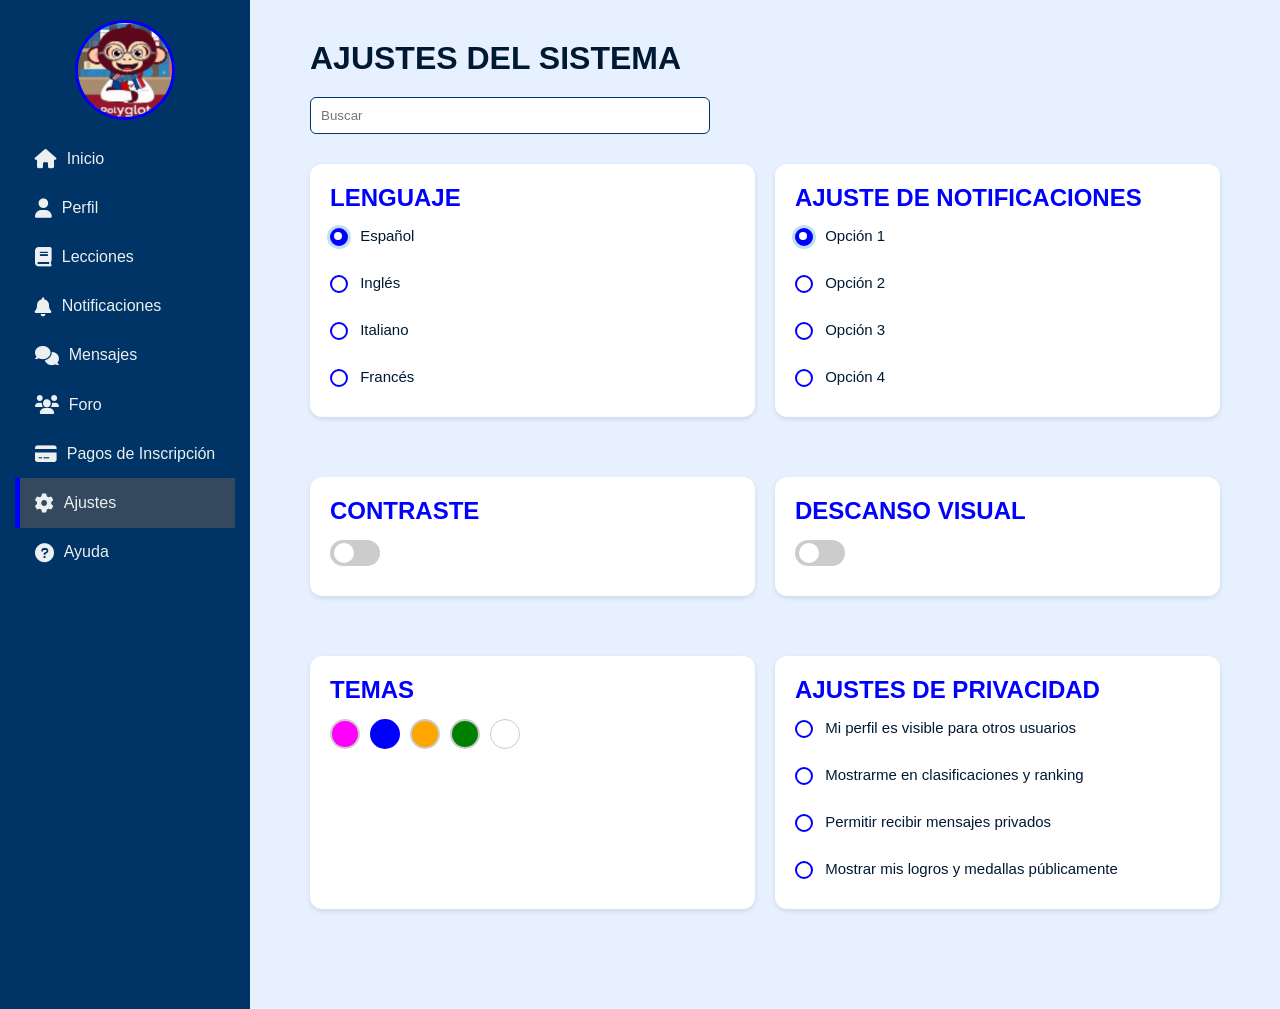
<file: ajustes.html>
<!DOCTYPE html>
<html lang="es">
<head>
  <meta charset="UTF-8">
  <title>Ajustes</title>
  <link rel="stylesheet" href="https://cdnjs.cloudflare.com/ajax/libs/font-awesome/6.0.0-beta3/css/all.min.css">
  <link rel="stylesheet" href="css/ajustes.css">
</head>
<body>
  <div class="container">
    <aside class="sidebar">
      <div class="profile-avatar">
        <img src="recursos/avatar.png" alt="Avatar de Usuario">
      </div>
      <nav class="main-nav">
        <ul>
          <li><a href="inicio.html"><i class="fas fa-home"></i> <span data-i18n="inicio">Inicio</span></a></li>
          <li><a href="perfil.html"><i class="fas fa-user"></i> <span data-i18n="perfil">Perfil</span></a></li>
          <li><a href="lecciones.html"><i class="fas fa-book"></i> <span data-i18n="lecciones">Lecciones</span></a></li>
          <li><a href="notificaciones.html"><i class="fas fa-bell"></i> <span data-i18n="notificaciones">Notificaciones</span></a></li>
          <li><a href="mensajes.html"><i class="fas fa-comments"></i> <span data-i18n="mensajes">Mensajes</span></a></li>
          <li><a href="foro.html"><i class="fas fa-users"></i> <span data-i18n="foro">Foro</span></a></li>
          <li><a href="pagos-inscripcion.html"><i class="fas fa-credit-card"></i> <span data-i18n="pagos">Pagos de Inscripción</span></a></li>
          <li><a href="ajustes.html" class="active"><i class="fas fa-cog"></i> <span data-i18n="ajustes">Ajustes</span></a></li>
          <li><a href="ayuda.html"><i class="fas fa-question-circle"></i> <span data-i18n="ayuda">Ayuda</span></a></li>
        </ul>
      </nav>
    </aside>

    <div class="main-content">
      <h1 data-i18n="titulo">AJUSTES DEL SISTEMA</h1>
      <input type="text" placeholder="Buscar" class="search" data-i18n-placeholder="buscar">

      <div class="settings-section">
        <div class="box">
          <h2 data-i18n="lenguaje">LENGUAJE</h2>
          <label><input type="radio" name="lang" value="es" checked> <span data-i18n="lang_es">Español</span></label><br>
          <label><input type="radio" name="lang" value="en"> <span data-i18n="lang_en">Inglés</span></label><br>
          <label><input type="radio" name="lang" value="it"> <span data-i18n="lang_it">Italiano</span></label><br>
          <label><input type="radio" name="lang" value="fr"> <span data-i18n="lang_fr">Francés</span></label>
        </div>

        <div class="box">
          <h2 data-i18n="notificaciones">AJUSTE DE NOTIFICACIONES</h2>
          <label><input type="radio" name="notif" value="1" checked> <span data-i18n="opcion1">Opción 1</span></label><br>
          <label><input type="radio" name="notif" value="2"> <span data-i18n="opcion2">Opción 2</span></label><br>
          <label><input type="radio" name="notif" value="3"> <span data-i18n="opcion3">Opción 3</span></label><br>
          <label><input type="radio" name="notif" value="4"> <span data-i18n="opcion4">Opción 4</span></label>
        </div>
      </div>

      <div class="settings-section">
        <div class="box">
          <h2 data-i18n="contraste">CONTRASTE</h2>
          <label class="switch">
            <input type="checkbox" id="contrastToggle">
            <span class="slider"></span>
          </label>
        </div>

        <div class="box">
          <h2 data-i18n="descanso">DESCANSO VISUAL</h2>
          <label class="switch">
            <input type="checkbox" id="descansoToggle">
            <span class="slider"></span>
          </label>
        </div>
      </div>

      <div class="settings-section double">
        <div class="box">
          <h2 data-i18n="temas">TEMAS</h2>
          <div class="themes">
            <div class="theme" style="background-color: magenta;" data-theme="magenta"></div>
            <div class="theme" style="background-color: blue;" data-theme="blue"></div>
            <div class="theme" style="background-color: orange;" data-theme="orange"></div>
            <div class="theme" style="background-color: green;" data-theme="green"></div>
            <div class="theme" style="background-color: white; border: 1px solid #ccc;" data-theme="white"></div>
          </div>
        </div>

        <div class="box">
          <h2 data-i18n="privacidad">AJUSTES DE PRIVACIDAD</h2>

          <label>
      <input type="checkbox" name="privacidad" value="1" id="priv1">
        <span data-i18n="priv_opcion1">Mi perfil es visible para otros usuarios</span>
        </label><br>

        <label>
          <input type="checkbox" name="privacidad" value="2" id="priv2">
          <span data-i18n="priv_opcion2">Mostrarme en clasificaciones y ranking</span>
        </label><br>

        <label>
          <input type="checkbox" name="privacidad" value="3" id="priv3">
          <span data-i18n="priv_opcion3">Permitir recibir mensajes privados</span>
        </label><br>

        <label>
          <input type="checkbox" name="privacidad" value="4" id="priv4">
          <span data-i18n="priv_opcion4">Mostrar mis logros y medallas públicamente</span>
        </label>

      </div>
    </div>
  </div>
  <script src="js/ajustes.js"></script>
  <script src="js/tema.js"></script>
</body>
</html>
</file>
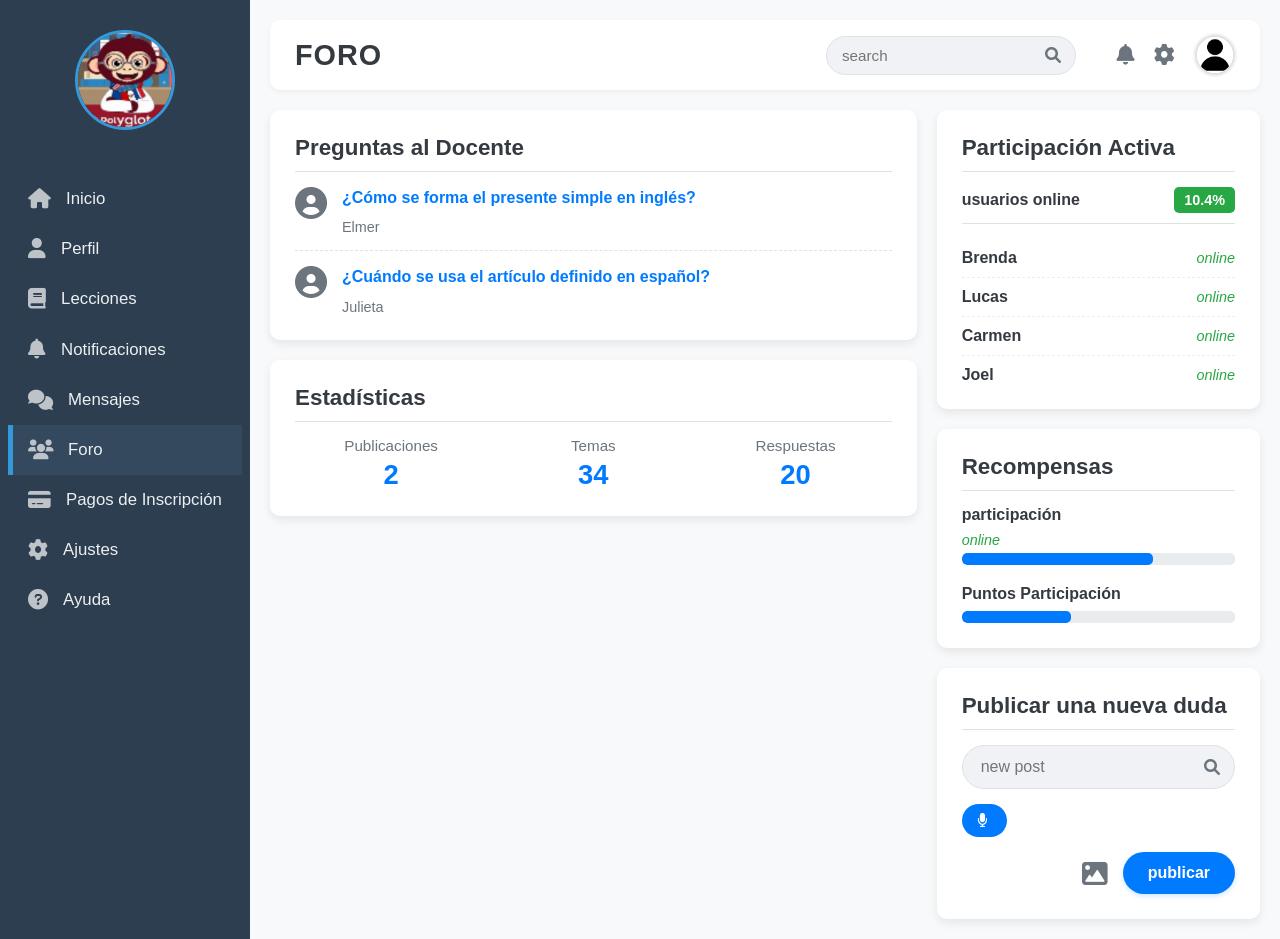
<file: foro.html>
<!DOCTYPE html>
<html lang="es">
<head>
    <meta charset="UTF-8">
    <meta name="viewport" content="width=device-width, initial-scale=1.0">
    <title>Foro</title>
    <link rel="stylesheet" href="css/foro.css">
    <link rel="stylesheet" href="https://cdnjs.cloudflare.com/ajax/libs/font-awesome/6.0.0-beta3/css/all.min.css">
</head>
<body>
    <div class="container">
        <aside class="sidebar">
            <div class="profile-avatar">
                <img src="recursos/avatar.png" alt="Avatar de Usuario">
              
            </div>
            <nav class="main-nav">
                <ul>
                    
                    <li><a href="inicio.html"><i class="fas fa-home"></i> Inicio</a></li>
                    <li><a href="perfil.html"><i class="fas fa-user"></i> Perfil</a></li>
                    <li><a href="lecciones.html"><i class="fas fa-book"></i> Lecciones</a></li>
                    <li><a href="notificaciones.html"><i class="fas fa-bell"></i> Notificaciones</a></li>
                    <li><a href="mensajes.html"><i class="fas fa-comments"></i> Mensajes</a></li>
                    <li><a href="foro.html" class="active"><i class="fas fa-users"></i> Foro</a></li>
                    <li><a href="pagos-inscripcion.html"><i class="fas fa-credit-card"></i> Pagos de Inscripción</a></li>
                    <li><a href="ajustes.html"><i class="fas fa-cog"></i> Ajustes</a></li>
                    <li><a href="ayuda.html"><i class="fas fa-question-circle"></i> Ayuda</a></li>
                </ul>
            </nav>
        </aside>

        <main class="foro-content">
            <header class="foro-header">
                <div class="menu-icon"><i class="fas fa-bars"></i></div>
                <h2>FORO</h2>
                <div class="search-bar">
                    <input type="text" placeholder="search">
                    <i class="fas fa-search"></i>
                </div>
                <div class="header-icons">
                    <i class="fas fa-bell"></i>
                    <i class="fas fa-cog"></i>
                    <img src="recursos/user.p.png" alt="Avatar Pequeño" class="small-avatar">
                </div>
            </header>

            <section class="foro-grid">
                <div class="left-column">
                    <div class="card questions-card">
                        <h3>Preguntas al Docente</h3>
                        <div id="questions-list">
                            <div class="question-item">
                                <i class="fas fa-user-circle"></i>
                                <div class="question-details">
                                    <p>¿Cómo se forma el presente simple en inglés?</p>
                                    <span>Elmer</span>
                                </div>
                                </div>
                            <div class="question-item">
                                <i class="fas fa-user-circle"></i>
                                <div class="question-details">
                                    <p>¿Cuándo se usa el artículo definido en español?</p>
                                    <span>Julieta</span>
                                </div>
                                </div>
                            </div>
                    </div>

                    <div class="card stats-card">
                        <h3>Estadísticas</h3>
                        <div class="stats-data">
                            <div>Publicaciones<span id="total-publicaciones">229</span></div>
                            <div>Temas<span>34</span></div>
                            <div>Respuestas<span>20</span></div>
                        </div>
                    </div>
                </div>

                <div class="right-column">
                    <div class="card participation-card">
                        <h3>Participación Activa</h3>
                        <div class="participation-header">
                            <span class="users-online">usuarios online</span>
                            <span class="percentage">10.4%</span>
                        </div>
                        <div class="user-list">
                            <div class="user-item">
                                <span class="username">Brenda</span>
                                <span class="status online">online</span>
                            </div>
                            <div class="user-item">
                                <span class="username">Lucas</span>
                                <span class="status online">online</span>
                            </div>
                            <div class="user-item">
                                <span class="username">Carmen</span>
                                <span class="status online">online</span>
                            </div>
                            <div class="user-item">
                                <span class="username">Joel</span>
                                <span class="status online">online</span>
                            </div>
                        </div>
                    </div>

                    <div class="card rewards-card">
                        <h3>Recompensas</h3>
                        <div class="rewards-section">
                            <div class="reward-item">
                                <p>participación</p>
                                <span class="status online">online</span>
                                <div class="reward-progress-bar">
                                    <div class="progress" style="width: 70%;"></div>
                                </div>
                            </div>
                            <div class="reward-item">
                                <p>Puntos Participación</p>
                                <div class="reward-progress-bar">
                                    <div class="progress" style="width: 40%;"></div>
                                </div>
                            </div>
                        </div>
                    </div>

                    <div class="card new-post-card">
                        <h3>Publicar una nueva duda</h3>
                        <div class="new-post-input">
                            <input type="text" id="new-post-text" placeholder="new post">
                            <i class="fas fa-search"></i>
                        </div>
                        <div class="new-post-audio-controls">
                            <button id="start-recording-btn" class="recording-button"><i class="fas fa-microphone"></i> </button>
                            <button id="stop-recording-btn" class="recording-button hidden"><i class="fas fa-stop"></i> Detener</button>
                            <audio id="audio-preview" controls class="hidden"></audio>
                            <button id="clear-audio-btn" class="recording-button hidden danger"><i class="fas fa-trash-alt"></i> Eliminar Audio</button>
                        </div>
                        <div class="new-post-actions">
                            <i class="fas fa-image"></i>
                            <button class="publish-button">publicar</button>
                        </div>
                    </div>
                </div>
            </section>
        </main>
    </div>

    <script src="js/foro.js"></script>
    <script src="js/tema.js"></script>
</body>
</html>
</file>
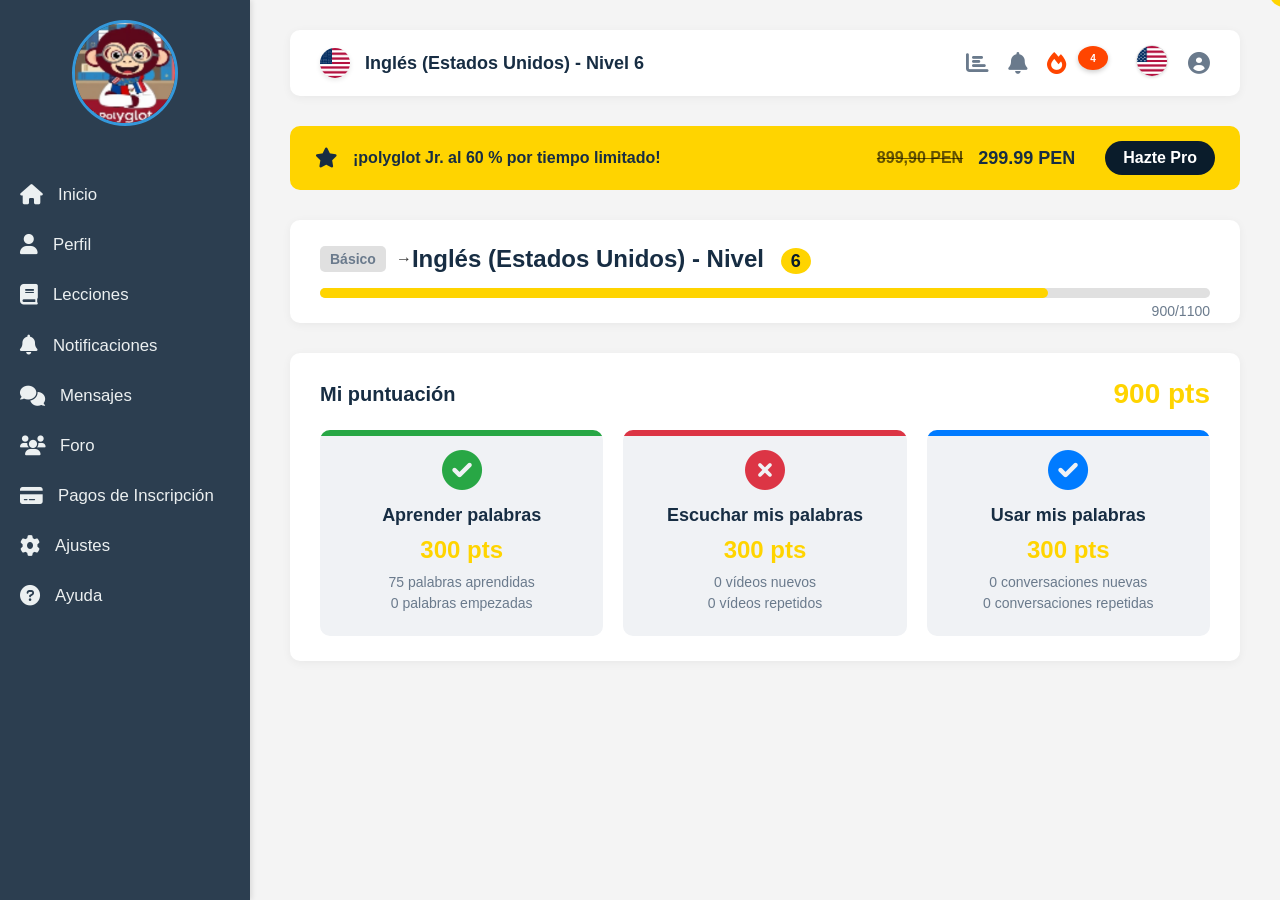
<file: inicio.html>
<!DOCTYPE html>
<html lang="es">
<head>
    <meta charset="UTF-8">
    <meta name="viewport" content="width=device-width, initial-scale=1.0">
    <title>Polyglot Jr. | Inicio</title>
    <link rel="stylesheet" href="css/inicio.css">
    <link rel="stylesheet" href="https://cdnjs.cloudflare.com/ajax/libs/font-awesome/6.0.0-beta3/css/all.min.css">
    <link href="https://fonts.googleapis.com/css2?family=Montserrat:wght@400;600;700&display=swap" rel="stylesheet">
</head>
<body>
    <div class="dashboard-container">
        <aside class="sidebar">
            <div class="profile-avatar">
                <img src="recursos/avatar.png" alt="Avatar de Usuario">
            </div>

            <nav class="main-nav">
                <ul>
                    <li><a href="inicio.html" class="active"><i class="fas fa-home"></i> Inicio</a></li>
                    <li><a href="perfil.html"><i class="fas fa-user"></i> Perfil</a></li>
                    <li><a href="lecciones.html"><i class="fas fa-book"></i> Lecciones</a></li>
                    <li><a href="notificaciones.html"><i class="fas fa-bell"></i> Notificaciones</a></li>
                    <li><a href="mensajes.html"><i class="fas fa-comments"></i> Mensajes</a></li>
                    <li><a href="foro.html"><i class="fas fa-users"></i> Foro</a></li>
                    <li><a href="pagos-inscripcion.html"><i class="fas fa-credit-card"></i> Pagos de Inscripción</a></li>
                    <li><a href="ajustes.html"><i class="fas fa-cog"></i> Ajustes</a></li>
                    <li><a href="ayuda.html"><i class="fas fa-question-circle"></i> Ayuda</a></li>
                </ul>
            </nav>
        </aside>

        <main class="dashboard-main-content">
            <header class="dashboard-header">
                <div class="header-left">
                    <img src="recursos/banderaeeuu,png.png" alt="Bandera Estados Unidos" class="header-flag">
                    <span>Inglés (Estados Unidos) - Nivel 6</span>
                </div>
                <div class="header-right">
                    <div class="header-icons">
                        <i class="fas fa-chart-bar"></i>
                        <i class="fas fa-bell"></i>
                        <span class="notification-badge">0</span>
                        <i class="fas fa-fire"></i>
                        <span class="streak-count">4</span>

                        <div class="language-selector-container">
                            <img src="recursos/banderaeeuu,png.png" alt="Cambiar Idioma" class="language-toggle-flag" id="language-toggle">
                            
                            <div class="language-dropdown-menu" id="language-menu">
                                <a href="#" class="dropdown-item active-lang">
                                    <img src="recursos/banderaeeuu,png.png" alt="Inglés"> Inglés
                                </a>
                                <a href="#" class="dropdown-item">
                                    <img src="recursos/españa.png" alt="Español"> Español
                                </a>
                                <a href="#" class="dropdown-item">
                                    <img src="recursos/francia.png" alt="Francés"> Francés
                                </a>
                                <a href="#" class="dropdown-item">
                                    <img src="recursos/japon.png" alt="Japonés"> Japonés
                                </a>
                                <a href="#" class="dropdown-item">
                                    <img src="recursos/alemania.png" alt="Alemán"> Alemán
                                </a>
                                <a href="#" class="dropdown-item">
                                    <img src="recursos/italia.png" alt="Italiano"> Italiano
                                </a>
                                <a href="#" class="dropdown-item">
                                    <img src="recursos/corea-del-sur.png" alt="Coreano"> Coreano
                                </a>
                                <a href="#" class="dropdown-item">
                                    <img src="recursos/arabia-saudita.png" alt="Árabe"> Árabe
                                </a>
                                <a href="#" class="dropdown-item">
                                    <img src="recursos/rusia.png" alt="Ruso"> Ruso
                                </a>
                                <a href="#" class="dropdown-item">
                                    <img src="recursos/turquia.png" alt="Turco"> Turco
                                </a>
                                <a href="#" class="dropdown-item">
                                    <img src="recursos/china.png" alt="Chino"> Chino
                                </a>
                                <a href="#" class="dropdown-item">
                                    <img src="recursos/portugal.png" alt="Portugués"> Portugués
                                </a>
                                <a href="#" class="dropdown-item">
                                    <img src="recursos/holanda.png" alt="Neerlandés"> Neerlandés
                                </a>
                                <a href="#" class="dropdown-item">
                                    <img src="recursos/polonia.png" alt="Polaco"> Polaco
                                </a>
                                <a href="#" class="dropdown-item">
                                    <img src="recursos/india.png" alt="Hindi"> Hindi
                                </a>
                                <a href="#" class="dropdown-item">
                                    <img src="recursos/bandera-de-bangladesh.png" alt="Bengalí"> Bengalí
                                </a>
                                <a href="#" class="dropdown-item">
                                    <img src="recursos/pakistan.png" alt="Urdu"> Urdu
                                </a>
                                <a href="#" class="dropdown-item">
                                    <img src="recursos/indonesia.png" alt="Indonesio"> Indonesio
                                </a>
                            </div>
                        </div>

                        <div class="user-dropdown-container">
                            <i class="fas fa-user-circle" id="user-toggle"></i>
                            <div class="user-dropdown-menu" id="user-menu">
                                <a href="#" class="dropdown-item">Ajustes del perfil</a>
                                <div class="dropdown-divider"></div>
                                <a href="#" class="dropdown-item">Ayuda</a>
                                <div class="dropdown-divider"></div>
                                <a href="#" class="dropdown-item logout">Cerrar sesión</a>
                            </div>
                        </div>

                    </div>
                </div>
            </header>

            <section class="alert-section">
                <div class="alert-box">
                    <i class="fas fa-star"></i> ¡polyglot Jr. al 60 % por tiempo limitado!
                    <span class="price-old">899,90 PEN</span> <span class="price-new">299.99 PEN</span>
                    <a href="pagos-inscripcion.html" class="btn-pro">Hazte Pro</a>
                </div>
            </section>

            <section class="course-progress-section">
                <div class="course-header">
                    <span class="course-level-tag">Básico</span> &rarr;
                    <h2>Inglés (Estados Unidos) - Nivel <span class="level-number">6</span></h2>
                </div>
                <div class="progress-bar-container">
                    <div class="progress-bar" style="width: 81.8%;"></div>
                    <span class="progress-text">900/1100</span>
                </div>
            </section>

            <section class="my-score-section">
                <div class="score-header">
                    <h3>Mi puntuación</h3>
                    <span class="score-total">900 pts</span>
                </div>
                <div class="score-grid">
                    <div class="score-item green">
                        <i class="fas fa-check-circle"></i>
                        <h4>Aprender palabras</h4>
                        <span class="score-points">300 pts</span>
                        <p>75 palabras aprendidas</p>
                        <p>0 palabras empezadas</p>
                    </div>
                    <div class="score-item red">
                        <i class="fas fa-times-circle"></i>
                        <h4>Escuchar mis palabras</h4>
                        <span class="score-points">300 pts</span>
                        <p>0 vídeos nuevos</p>
                        <p>0 vídeos repetidos</p>
                    </div>
                    <div class="score-item blue">
                        <i class="fas fa-check-circle"></i>
                        <h4>Usar mis palabras</h4>
                        <span class="score-points">300 pts</span>
                        <p>0 conversaciones nuevas</p>
                        <p>0 conversaciones repetidas</p>
                    </div>
                </div>
            </section>
        </main>
    </div>
    <script src="js/inicio.js"></script> 
    <script src="js/tema.js"></script>
</body>
</html>
</file>
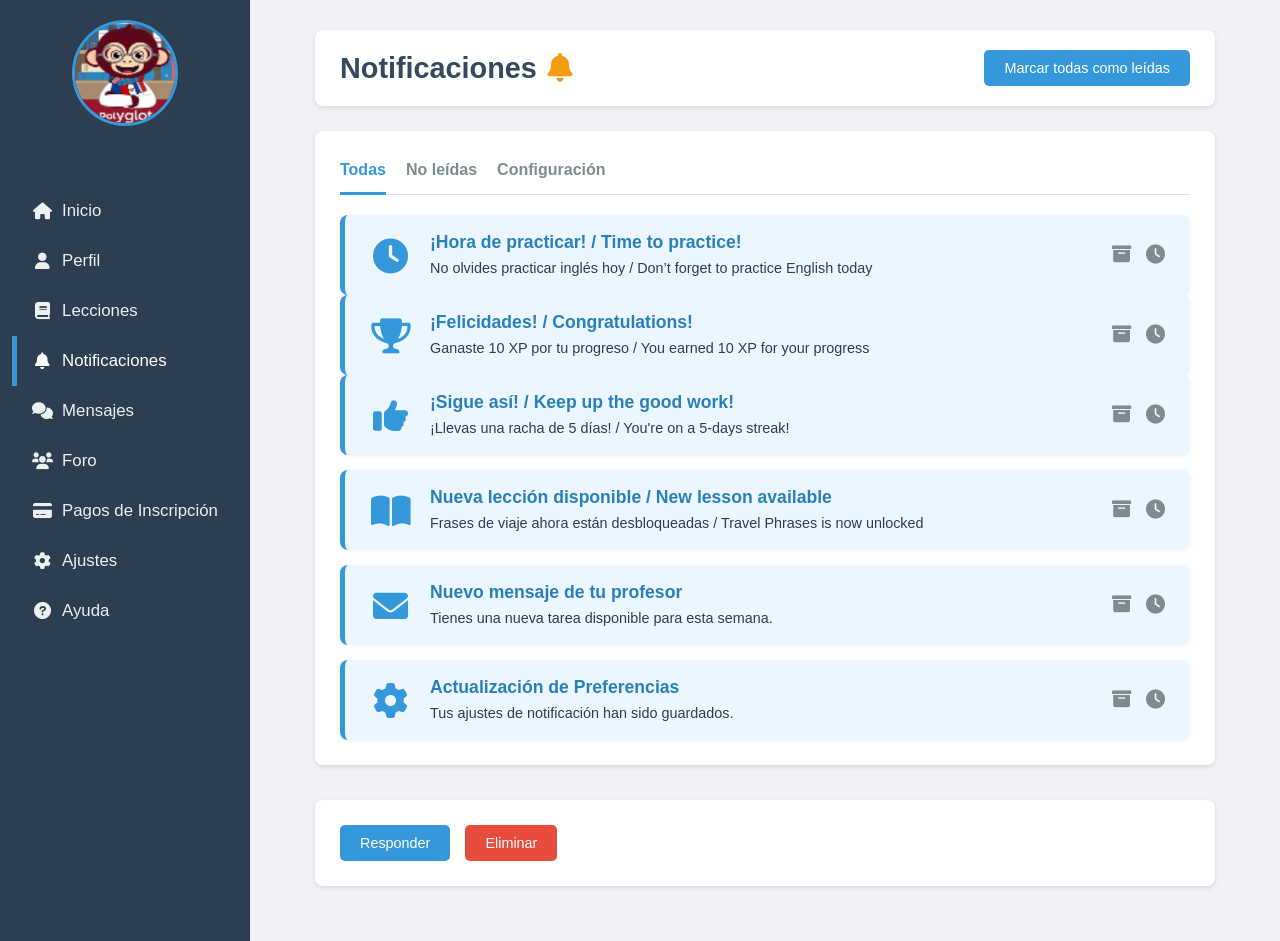
<file: notificaciones.html>
<!DOCTYPE html>
<html lang="es">
<head>
    <meta charset="UTF-8">
    <meta name="viewport" content="width=device-width, initial-scale=1.0">
    <title>Notificaciones - Mi Aplicación</title>
    <link rel="stylesheet" href="css/notificaciones.css">
    <link rel="stylesheet" href="https://cdnjs.cloudflare.com/ajax/libs/font-awesome/6.0.0-beta3/css/all.min.css">
</head>
<body>
    <div class="container">
        <aside class="sidebar">
            <div class="profile-avatar">
                <img src="recursos/avatar.png" alt="Avatar de Usuario">
            </div>
            <nav class="main-nav">
                <ul>
                    <li><a href="inicio.html" class="nav-item"><i class="fas fa-home"></i> Inicio</a></li>
                    <li><a href="perfil.html" class="nav-item"><i class="fas fa-user"></i> Perfil</a></li>
                    <li><a href="lecciones.html" class="nav-item"><i class="fas fa-book"></i> Lecciones</a></li>
                    <li><a href="notificaciones.html" class="nav-item current-page"><i class="fas fa-bell"></i> Notificaciones</a></li>
                    <li><a href="mensajes.html" class="nav-item"><i class="fas fa-comments"></i> Mensajes</a></li>
                    <li><a href="foro.html" class="nav-item"><i class="fas fa-users"></i> Foro</a></li>
                    <li><a href="pagos-inscripcion.html" class="nav-item"><i class="fas fa-credit-card"></i> Pagos de Inscripción</a></li>
                    <li><a href="ajustes.html" class="nav-item"><i class="fas fa-cog"></i> Ajustes</a></li>
                    <li><a href="ayuda.html" class="nav-item"><i class="fas fa-question-circle"></i> Ayuda</a></li>
                </ul>
            </nav>
        </aside>

        <main class="main-content">
            <header class="content-header">
                <h2>Notificaciones <i class="fas fa-bell"></i></h2> <button class="action-button" id="markAllReadButton">Marcar todas como leídas</button>
            </header>

            <section class="info-section">
                <div class="notification-tabs">
                    <a href="#" class="tab-item active" data-filter="all">Todas</a>
                    <a href="#" class="tab-item" data-filter="unread">No leídas</a>
                    <a href="#" class="tab-item" data-filter="settings">Configuración</a>
                </div>

                <div class="notification-box" data-type="general">
    <div class="notification-icon">
        <i class="fas fa-clock"></i> </div>
    <div class="notification-details">
        <h3>¡Hora de practicar! / Time to practice!</h3>
        <p>No olvides practicar inglés hoy / Don’t forget to practice English today</p>
    </div>
    <div class="notification-actions-icons">
        <button class="icon-button archive-button" title="Archivar"><i class="fas fa-archive"></i></button>
        <button class="icon-button snooze-button" title="Posponer"><i class="fas fa-clock"></i></button>
    </div>
</div>

<div class="notification-box" data-type="general">
    <div class="notification-icon">
        <i class="fas fa-trophy"></i> </div>
    <div class="notification-details">
        <h3>¡Felicidades! / Congratulations!</h3>
        <p>Ganaste 10 XP por tu progreso / You earned 10 XP for your progress</p>
    </div>
    <div class="notification-actions-icons">
        <button class="icon-button archive-button" title="Archivar"><i class="fas fa-archive"></i></button>
        <button class="icon-button snooze-button" title="Posponer"><i class="fas fa-clock"></i></button>
    </div>
</div>
        <div class="notification-list">
                    <div class="notification-box" data-type="general">
                        <div class="notification-icon">
                        <i class="fas fa-thumbs-up"></i> </div>
                        <div class="notification-details">
                            <h3>¡Sigue así! / Keep up the good work!</h3>
                            <p>¡Llevas una racha de 5 días! / You're on a 5-days streak!</p>
                        </div>
                        <div class="notification-actions-icons">
                            <button class="icon-button archive-button" title="Archivar"><i class="fas fa-archive"></i></button>
                            <button class="icon-button snooze-button" title="Posponer"><i class="fas fa-clock"></i></button>
                        </div>
                    </div>

                    <div class="notification-box" data-type="settings">
                        <div class="notification-icon">
                            <i class="fas fa-book-open"></i> </div>
                        <div class="notification-details">
                            <h3>Nueva lección disponible / New lesson available</h3>
                            <p>Frases de viaje ahora están desbloqueadas / Travel Phrases is now unlocked</p>
                        </div>
                        <div class="notification-actions-icons">
                            <button class="icon-button archive-button" title="Archivar"><i class="fas fa-archive"></i></button>
                            <button class="icon-button snooze-button" title="Posponer"><i class="fas fa-clock"></i></button>
                        </div>
                    </div>
                    <div class="notification-box" data-type="messages">
                        <div class="notification-icon">
                            <i class="fas fa-envelope"></i>
                        </div>
                        <div class="notification-details">
                            <h3>Nuevo mensaje de tu profesor</h3>
                            <p>Tienes una nueva tarea disponible para esta semana.</p>
                        </div>
                        <div class="notification-actions-icons">
                            <button class="icon-button archive-button" title="Archivar"><i class="fas fa-archive"></i></button>
                            <button class="icon-button snooze-button" title="Posponer"><i class="fas fa-clock"></i></button>
                        </div>
                    </div>

                    <div class="notification-box" data-type="settings">
                        <div class="notification-icon">
                            <i class="fas fa-cog"></i>
                        </div>
                        <div class="notification-details">
                            <h3>Actualización de Preferencias</h3>
                            <p>Tus ajustes de notificación han sido guardados.</p>
                        </div>
                        <div class="notification-actions-icons">
                            <button class="icon-button archive-button" title="Archivar"><i class="fas fa-archive"></i></button>
                            <button class="icon-button snooze-button" title="Posponer"><i class="fas fa-clock"></i></button>
                        </div>
                    </div>
                    </div>
            </section>

            <div class="notification-footer-actions">
                <button class="action-button" id="replyButton">Responder</button>
                <button class="action-button delete-button" id="deleteSelectedButton">Eliminar</button>
            </div>
        </main>
    </div>

    <script src="js/notificaciones.js"></script>
    <script src="js/tema.js"></script>
</body>
</html>
</file>
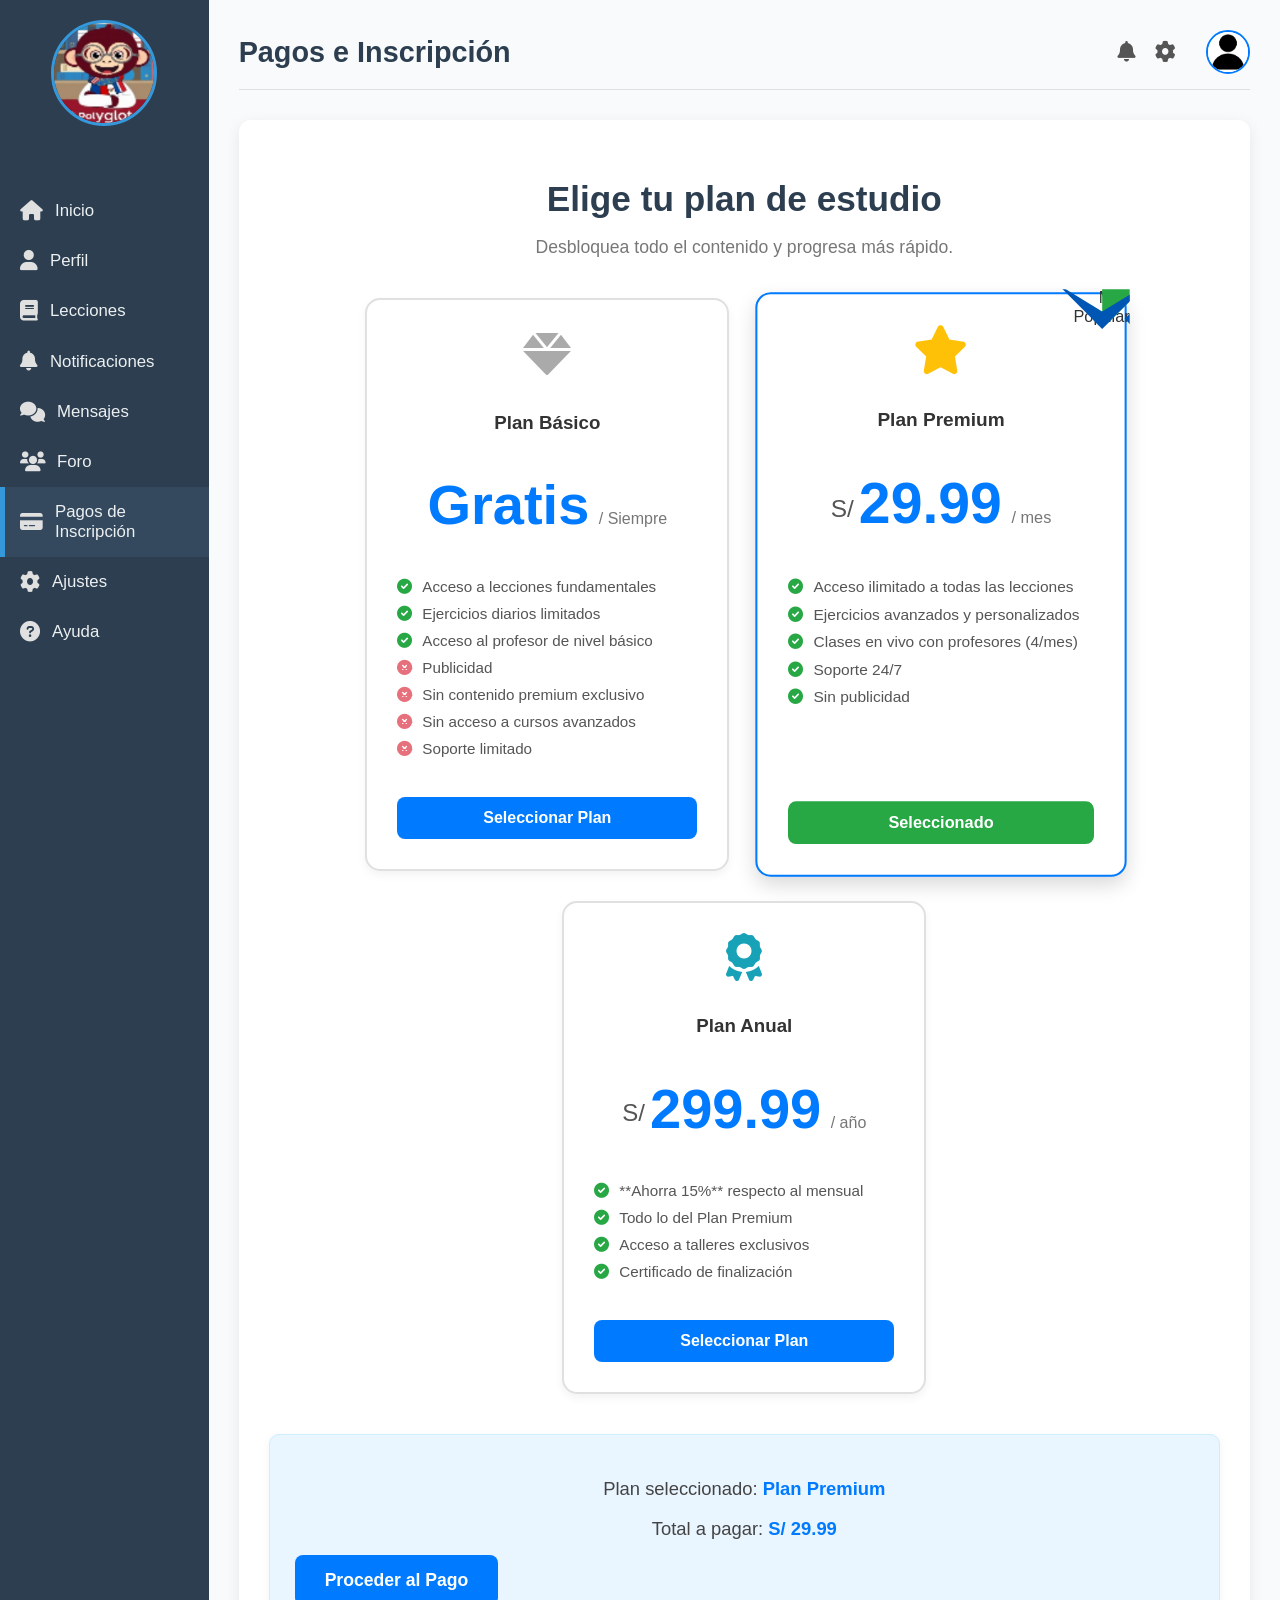
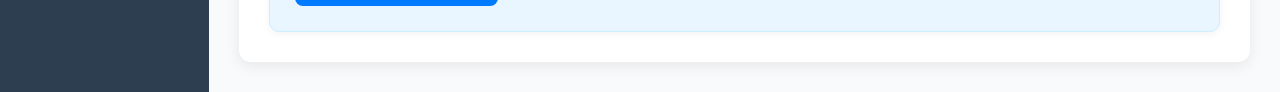
<file: pagos-inscripcion.html>
<!DOCTYPE html>
<html lang="es">
<head>
    <meta charset="UTF-8">
    <meta name="viewport" content="width=device-width, initial-scale=1.0">
    <title>Pagos e Inscripción</title>
    <link rel="stylesheet" href="https://cdnjs.cloudflare.com/ajax/libs/font-awesome/6.0.0-beta3/css/all.min.css">
    <link rel="stylesheet" href="css/pagos-inscripcion.css">
</head>
<body>
    <div class="container">
        <aside class="sidebar">
            <div class="profile-avatar">
                <img src="recursos/avatar.png" alt="Avatar de Usuario">
                
            </div>
            <nav class="main-nav">
                <ul>
                    
                    <li><a href="inicio.html"><i class="fas fa-home"></i> Inicio</a></li>
                    <li><a href="perfil.html"><i class="fas fa-user"></i> Perfil</a></li>
                    <li><a href="lecciones.html"><i class="fas fa-book"></i> Lecciones</a></li>
                    <li><a href="notificaciones.html"><i class="fas fa-bell"></i> Notificaciones</a></li>
                    <li><a href="mensajes.html"><i class="fas fa-comments"></i> Mensajes</a></li>
                    <li><a href="foro.html"><i class="fas fa-users"></i> Foro</a></li>
                    <li><a href="pagos-inscripcion.html" class="active"><i class="fas fa-credit-card"></i> Pagos de Inscripción</a></li>
                    <li><a href="ajustes.html"><i class="fas fa-cog"></i> Ajustes</a></li>
                    <li><a href="ayuda.html"><i class="fas fa-question-circle"></i> Ayuda</a></li>
                </ul>
            </nav>
        </aside>

        <main class="main-content">
            <header class="page-header">
                <div class="menu-icon"><i class="fas fa-bars"></i></div>
                <h2>Pagos e Inscripción</h2>
                <div class="header-icons">
                    <i class="fas fa-bell"></i>
                    <i class="fas fa-cog"></i>
                    <img src="recursos/user.p.png" alt="Avatar Pequeño" class="small-avatar">
                </div>
            </header>

            <section class="payment-section">
                <h1>Elige tu plan de estudio</h1>
                <p class="subtitle">Desbloquea todo el contenido y progresa más rápido.</p>

                <div class="plan-options">
                    <div class="plan-card free-plan">
                        <div class="plan-header">
                            <i class="fas fa-gem icon-free"></i>
                            <h3>Plan Básico</h3>
                        </div>
                        <div class="plan-price">
                            <span class="price-value">Gratis</span>
                            <span class="price-period">/ Siempre</span>
                        </div>
                        <ul class="plan-features">
                            <li><i class="fas fa-check-circle"></i> Acceso a lecciones fundamentales</li>
                            <li><i class="fas fa-check-circle"></i> Ejercicios diarios limitados</li>
                            <li><i class="fas fa-check-circle"></i> Acceso al profesor de nivel básico</li>
                            <li><i class="fas fa-times-circle unavailable"></i> Publicidad</li>
                            <li><i class="fas fa-times-circle unavailable"></i> Sin contenido premium exclusivo</li>
                            <li><i class="fas fa-times-circle unavailable"></i> Sin acceso a cursos avanzados</li>
                            <li><i class="fas fa-times-circle unavailable"></i> Soporte limitado</li>
                        </ul>
                        <button class="select-plan-btn disabled">Plan Actual</button>
                    </div>

                    <div class="plan-card premium-plan recommended selected" data-plan="premium" data-price="29.99">
                        <div class="ribbon">Más Popular</div>
                        <div class="plan-header">
                            <i class="fas fa-star icon-premium"></i>
                            <h3>Plan Premium</h3>
                        </div>
                        <div class="plan-price">
                            <span class="currency">S/</span><span class="price-value">29.99</span>
                            <span class="price-period">/ mes</span>
                        </div>
                        <ul class="plan-features">
                            <li><i class="fas fa-check-circle"></i> Acceso ilimitado a todas las lecciones</li>
                            <li><i class="fas fa-check-circle"></i> Ejercicios avanzados y personalizados</li>
                            <li><i class="fas fa-check-circle"></i> Clases en vivo con profesores (4/mes)</li>
                            <li><i class="fas fa-check-circle"></i> Soporte 24/7</li>
                            <li><i class="fas fa-check-circle"></i> Sin publicidad</li>
                        </ul>
                        <button class="select-plan-btn selected-btn">Seleccionado</button>
                    </div>

                    <div class="plan-card annual-plan" data-plan="annual" data-price="299.99">
                        <div class="plan-header">
                            <i class="fas fa-award icon-annual"></i>
                            <h3>Plan Anual</h3>
                        </div>
                        <div class="plan-price">
                            <span class="currency">S/</span><span class="price-value">299.99</span>
                            <span class="price-period">/ año</span>
                        </div>
                        <ul class="plan-features">
                            <li><i class="fas fa-check-circle"></i> **Ahorra 15%** respecto al mensual</li>
                            <li><i class="fas fa-check-circle"></i> Todo lo del Plan Premium</li>
                            <li><i class="fas fa-check-circle"></i> Acceso a talleres exclusivos</li>
                            <li><i class="fas fa-check-circle"></i> Certificado de finalización</li>
                        </ul>
                        <button class="select-plan-btn">Seleccionar Plan</button>
                    </div>
                </div>

                <div class="checkout-summary">
                    <p>Plan seleccionado: <span id="selected-plan-text">Plan Premium</span></p>
                    <p>Total a pagar: <span id="total-price-text">S/ 29.99</span></p>
                    <button id="proceed-to-checkout" class="primary-action-btn">Proceder al Pago</button>
                </div>

                <div class="payment-form-section" style="display: none;">
                    <h2>Detalles de Pago</h2>

                    <div class="payment-methods">
                        <p>Selecciona tu método de pago:</p>
                        <div class="method-options">
                            <div class="method-card selected-method" data-method="card">
                                <i class="fas fa-credit-card"></i>
                                <p>Tarjeta</p>
                            </div>
                            <div class="method-card" data-method="paypal">
                                <i class="fab fa-paypal"></i>
                                <p>PayPal</p>
                            </div>
                            <div class="method-card" data-method="yape">
                                <img src="recursos/yape..jpg" alt="Yape Logo" class="yape-logo">
                                <p>Yape</p>
                            </div>
                            </div>
                    </div>

                    <form id="payment-form">
                        <div id="card-payment-details" class="payment-details active-payment-method">
                            <h3>Pagar con Tarjeta</h3>
                            <div class="form-group">
                                <label for="card-number">Número de Tarjeta</label>
                                <input type="text" id="card-number" placeholder="XXXX XXXX XXXX XXXX" required maxlength="19">
                            </div>
                            <div class="form-group">
                                <label for="card-name">Nombre en la Tarjeta</label>
                                <input type="text" id="card-name" placeholder="Tu Nombre Completo" required>
                            </div>
                            <div class="form-row">
                                <div class="form-group expiry-date">
                                    <label for="expiry-month">Fecha de Vencimiento</label>
                                    <input type="text" id="expiry-month" placeholder="MM" required maxlength="2">
                                    <input type="text" id="expiry-year" placeholder="AA" required maxlength="2">
                                </div>
                                <div class="form-group cvc">
                                    <label for="cvc">CVC</label>
                                    <input type="text" id="cvc" placeholder="XXX" required maxlength="4">
                                </div>
                            </div>
                        </div>

                        <div id="paypal-payment-details" class="payment-details" style="display: none;">
                            <h3>Pagar con PayPal</h3>
                            <p>Serás redirigido a la página segura de PayPal para completar tu compra.</p>
                            <button type="button" class="primary-action-btn paypal-redirect-btn">Pagar con PayPal</button>
                        </div>

                        <div id="yape-payment-details" class="payment-details" style="display: none;">
                            <h3>Pagar con Yape</h3>
                            <p>Escanea el código QR con tu aplicación Yape para completar el pago.</p>
                            <div class="qr-code-container">
                                <img src="recursos/YAPE-QR.webp" alt="Código QR de Yape" class="qr-code">
                                <p>Monto: <span id="yape-qr-amount">S/ 29.99</span></p>
                                <p class="small-text">Confirma el pago de <span id="yape-confirm-amount">S/ 29.99</span> a [Tu Nombre de Empresa/Número Yape].</p>
                            </div>
                            <div class="form-group">
                                <label for="yape-confirmation-code">Código de Confirmación (Opcional, si aplica)</label>
                                <input type="text" id="yape-confirmation-code" placeholder="Ingresa código si lo tienes">
                            </div>
                        </div>

                        <div class="form-group">
                            <label for="country">País</label>
                            <select id="country" required>
                                <option value="">Selecciona tu país</option>
                                <option value="PE">Perú</option>
                                <option value="AR">Argentina</option>
                                <option value="CL">Chile</option>
                                <option value="CO">Colombia</option>
                                <option value="MX">México</option>
                                </select>
                        </div>
                        <div class="form-group">
                            <label for="promo-code">Código Promocional (opcional)</label>
                            <input type="text" id="promo-code" placeholder="Ingresa tu código">
                        </div>
                        
                        <button type="submit" class="primary-action-btn confirm-payment-btn" id="submit-payment-button">Confirmar Pago</button>
                        <button type="button" class="secondary-action-btn" id="cancel-payment">Cancelar</button>
                    </form>
                </div>
            </section>
        </main>
    </div>

    <script src="js/pagos-inscripcion.js"></script>
    <script src="js/tema.js"></script>
</body>
</html>
</file>
<file: css/ajustes.css>
:root {
  --primary-color: #3498db;
  --background-color: #f4f4f4;
  --sidebar-color: #2c3e50;
  --text-color: #333;
  --box-color: #ffffff;
  --contrast-box-color: #222;
  --search-border-color: #ccc;
  --hover-bg: #34495e;
  --sidebar-text-color: #ecf0f1;
}

/* Reset básico */
* {
  margin: 0;
  padding: 0;
  box-sizing: border-box;
}

body {
  font-family: 'Poppins', sans-serif;
  background-color: var(--background-color);
  color: var(--text-color);
  display: flex;
  min-height: 100vh;
}

.container {
  display: flex;
  width: 100%;
}

/* Sidebar */
.sidebar {
  width: 250px;
  background-color: var(--sidebar-color);
  color: var(--sidebar-text-color);
  padding: 20px 0;
  display: flex;
  flex-direction: column;
  align-items: center;
  box-shadow: 2px 0 5px rgba(0, 0, 0, 0.1);
}

.profile-avatar img {
  width: 100px;
  height: 100px;
  border-radius: 50%;
  border: 3px solid var(--primary-color);
  object-fit: cover;
  margin-bottom: 10px;
}

.main-nav ul {
  list-style: none;
  width: 100%;
  padding-left: 0;
}

.main-nav li {
  width: 100%;
}

.main-nav a {
  display: flex;
  align-items: center;
  padding: 15px 20px;
  color: var(--sidebar-text-color);
  text-decoration: none;
  transition: background-color 0.3s;
}

.main-nav a i {
  margin-right: 10px;
  font-size: 1.2em;
}

.main-nav a:hover,
.main-nav a.active {
  background-color: var(--hover-bg);
  border-left: 5px solid var(--primary-color);
  padding-left: 15px;
}

/* Main content */
.main-content {
  flex: 1;
  padding: 40px 60px;
  background-color: var(--background-color);
  overflow-y: auto;
}

h1 {
  margin-bottom: 20px;
  color: var(--text-color);
}

.search {
  padding: 10px;
  width: 100%;
  max-width: 400px;
  margin-bottom: 30px;
  border: 1px solid var(--search-border-color);
  border-radius: 6px;
  color: var(--text-color);
  background-color: var(--box-color);
}

/* Secciones de ajustes */
.settings-section {
  display: flex;
  gap: 20px;
  flex-wrap: wrap;
  margin-bottom: 30px;
}

.box {
  background-color: var(--box-color);
  padding: 20px;
  border-radius: 12px;
  box-shadow: 0 2px 5px rgba(0,0,0,0.1);
  flex: 1;
  min-width: 280px;
  margin-bottom: 30px;
  color: var(--text-color);
}

.box h2 {
  margin-bottom: 15px;
  color: var(--primary-color);
}

label {
  display: block;
  margin-bottom: 10px;
  font-size: 15px;
}

/* Switch estilo */
.switch {
  position: relative;
  display: inline-block;
  width: 50px;
  height: 26px;
}

.switch input {
  opacity: 0;
  width: 0;
  height: 0;
}

.slider {
  position: absolute;
  cursor: pointer;
  top: 0;
  left: 0;
  right: 0;
  bottom: 0;
  background-color: #ccc;
  border-radius: 34px;
  transition: 0.4s;
}

.slider:before {
  position: absolute;
  content: "";
  height: 20px;
  width: 20px;
  left: 4px;
  bottom: 3px;
  background-color: white;
  border-radius: 50%;
  transition: 0.4s;
}

input:checked + .slider {
  background-color: var(--primary-color);
}

input:checked + .slider:before {
  transform: translateX(24px);
}

/* Temas */
.themes {
  display: flex;
  gap: 10px;
  margin-top: 10px;
}

.theme {
  width: 30px;
  height: 30px;
  border-radius: 50%;
  cursor: pointer;
  border: 2px solid #ccc;
  transition: transform 0.2s;
}

.theme:hover {
  transform: scale(1.1);
}

.theme.selected {
  border: 3px solid var(--primary-color);
}

/* Contraste alto */
body.high-contrast {
  background-color: #000;
  color: #fff;
}

body.high-contrast .box {
  background-color: var(--contrast-box-color);
  border: 1px solid #fff;
}

body.high-contrast .main-content {
  background-color: #111;
}

body.high-contrast h1,
body.high-contrast .box h2,
body.high-contrast label {
  color: #fff;
}

body.high-contrast .search {
  background-color: #000;
  color: #fff;
  border: 1px solid #fff;
}

/* Descanso visual */
.descanso-visual {
  filter: sepia(30%) brightness(90%) hue-rotate(-10deg);
}
/* Estilo bonito para checkboxes y radios */
input[type="checkbox"],
input[type="radio"] {
  appearance: none;
  -webkit-appearance: none;
  width: 18px;
  height: 18px;
  border: 2px solid var(--primary-color);
  border-radius: 50%;
  outline: none;
  cursor: pointer;
  position: relative;
  vertical-align: middle;
  margin-right: 8px;
  background-color: var(--box-color);
  transition: background-color 0.3s ease, box-shadow 0.3s ease;
}

input[type="checkbox"]:checked,
input[type="radio"]:checked {
  background-color: var(--primary-color);
  box-shadow: 0 0 0 3px rgba(52, 152, 219, 0.3);
}

input[type="checkbox"]::before,
input[type="radio"]::before {
  content: "";
  position: absolute;
  top: 2px;
  left: 2px;
  width: 8px;
  height: 8px;
  border-radius: 50%;
  background-color: white;
  opacity: 0;
  transition: opacity 0.2s;
}

input[type="checkbox"]:checked::before,
input[type="radio"]:checked::before {
  opacity: 1;
}

/* Contraste alto compatible */
body.high-contrast input[type="checkbox"],
body.high-contrast input[type="radio"] {
  border-color: #fff;
  background-color: #000;
}

body.high-contrast input[type="checkbox"]:checked,
body.high-contrast input[type="radio"]:checked {
  background-color: #fff;
  box-shadow: 0 0 0 3px rgba(255, 255, 255, 0.4);
}

body.high-contrast input[type="checkbox"]::before,
body.high-contrast input[type="radio"]::before {
  background-color: #000;
}
</file>
<file: css/foro.css>
/* Estilos Generales y Reseteo */
:root {
    --primary-color: #007bff; /* Azul vibrante */
    --secondary-color: #6c757d; /* Gris para textos secundarios */
    --accent-color: #28a745; /* Verde para éxito/activos */
    --background-color: #f8f9fa; /* Fondo claro */
    --card-background: #ffffff; /* Fondo de tarjeta blanco */
    --border-color: #dee2e6; /* Borde gris claro */
    --text-color: #343a40; /* Color de texto oscuro */
    --online-status-color: #28a745; /* Verde para estado online */
    --progress-bar-fill: #007bff; /* Color de relleno de barra de progreso */
    --progress-bar-bg: #e9ecef; /* Fondo de barra de progreso */
    --danger-color: #dc3545; /* Rojo para acciones de eliminar */

    /* Nuevas variables para el tema oscuro de la sidebar */
    --sidebar-dark-bg: #2c3e50; /* Azul oscuro casi negro para la sidebar (similar a lecciones) */
    --sidebar-dark-text: #ecf0f1; /* Texto claro para la sidebar oscura */
    --sidebar-dark-icon: #bdc3c7; /* Iconos un poco más oscuros que el texto */
    --sidebar-dark-hover-bg: #34495e; /* Fondo hover más oscuro para la sidebar */
    --sidebar-dark-active-bg: var(--primary-color); /* Usar el color primario para el activo */
    --sidebar-dark-active-text: #ffffff; /* Texto blanco para el activo */
}

* {
    margin: 0;
    padding: 0;
    box-sizing: border-box;
    font-family: 'Poppins', sans-serif; /* Fuente un poco más moderna */
}

body {
    font-family: 'Poppins', sans-serif; /* Fuente recomendada, si la tienes importada */
    margin: 0;
    background-color: #f4f7f6;
    color: #333;
    display: flex; /* Para que la sidebar y el main-content se coloquen uno al lado del otro */
    min-height: 100vh;
}

.container {
    display: flex;
    width: 100%;
}

/* Sidebar */
.sidebar {
    width: 250px;
    background-color: #2c3e50;
    color: #ecf0f1;
    padding: 20px 0;
    display: flex;
    flex-direction: column;
    align-items: center;
    box-shadow: 2px 0 5px rgba(0, 0, 0, 0.1);
}

.profile-avatar {
    text-align: center;
    margin-bottom: 30px;
    padding-top: 10px; /* Pequeño padding superior */
}

.profile-avatar img {
    width: 100px;
    height: 100px;
    border-radius: 50%;
    border: 3px solid #3498db;
    object-fit: cover;
    margin-bottom: 10px;
}

.profile-avatar p {
    margin-top: 10px;
    font-weight: bold;
    color: var(--sidebar-dark-text); /* Texto claro para el nombre de usuario */
}

.main-nav ul {
    list-style: none;
    width: 100%;
}

.main-nav li {
    width: 100%;
}

.main-nav a {
    display: flex;
    align-items: center;
    padding: 15px 20px;
    color: #ecf0f1;
    text-decoration: none;
    transition: background-color 0.3s ease;
    font-size: 1.05em;
}

.main-nav a i {
    margin-right: 15px;
    font-size: 1.2em;
    color: var(--sidebar-dark-icon); /* Íconos claros */
    transition: color 0.3s ease;
}

.main-nav a:hover {
    background-color: var(--sidebar-dark-hover-bg); /* Fondo más oscuro al pasar el ratón */
    color: var(--sidebar-dark-text); /* Texto sigue claro */
}

.main-nav a:hover i {
    color: var(--sidebar-dark-text); /* Ícono sigue claro */
}

.main-nav a.active {
    background-color: #34495e;
    border-left: 5px solid #3498db; /* Indicador de activo */
    padding-left: 15px; /* Ajuste para el borde izquierdo *
}

.main-nav a.active i {
    color: var(--sidebar-dark-active-text); /* Ícono blanco para el activo */
}


/* Contenido Principal del Foro */
.foro-content {
    flex-grow: 1;
    padding: 20px;
    background-color: var(--background-color);
    transition: margin-left 0.3s ease; /* Para el movimiento si la sidebar se colapsa */
}

/* Header del Foro */
.foro-header {
    display: flex;
    align-items: center;
    justify-content: space-between;
    background-color: var(--card-background);
    padding: 15px 25px;
    border-radius: 10px;
    box-shadow: 0 2px 5px rgba(0,0,0,0.05);
    margin-bottom: 20px;
    position: sticky; /* Sticky header */
    top: 20px; /* Deja un espacio desde la parte superior */
    z-index: 1000; /* Asegura que esté por encima de otros elementos */
}

.foro-header .menu-icon {
    font-size: 1.5em;
    color: var(--secondary-color);
    cursor: pointer;
    margin-right: 20px;
    /* Ocultar por defecto, se mostrará en pantallas pequeñas si la sidebar es colapsable */
    display: none; 
}

.foro-header h2 {
    font-size: 1.8em;
    color: var(--text-color);
    flex-grow: 1; /* Permite que el título ocupe espacio */
    margin-right: 20px;
    text-transform: uppercase; /* Convertir a mayúsculas como en la imagen */
    letter-spacing: 1px; /* Espaciado entre letras */
}

.foro-header .search-bar {
    position: relative;
    margin-right: 20px;
}

.foro-header .search-bar input {
    padding: 10px 40px 10px 15px; /* Más padding para que sea más alto y espacio para el ícono */
    border: 1px solid var(--border-color);
    border-radius: 25px; /* Bordes más redondeados */
    font-size: 0.95em;
    outline: none;
    width: 250px; /* Ancho ajustable */
    transition: width 0.3s ease, border-color 0.3s ease;
    background-color: #f0f2f5; /* Fondo ligeramente gris para el input */
}

.foro-header .search-bar input:focus {
    border-color: var(--primary-color);
    box-shadow: 0 0 0 3px rgba(0, 123, 255, 0.25); /* Sombra al enfocar */
}

.foro-header .search-bar i {
    position: absolute;
    right: 15px;
    top: 50%;
    transform: translateY(-50%);
    color: var(--secondary-color);
    cursor: pointer;
}

.foro-header .header-icons {
    display: flex;
    align-items: center;
}

.foro-header .header-icons i {
    font-size: 1.3em;
    color: var(--secondary-color);
    margin-left: 20px;
    cursor: pointer;
    transition: color 0.3s ease;
}

.foro-header .header-icons i:hover {
    color: var(--primary-color);
}

.foro-header .small-avatar {
    width: 40px;
    height: 40px;
    border-radius: 50%;
    object-fit: cover;
    margin-left: 20px;
    border: 2px solid var(--border-color);
    box-shadow: 0 0 0 2px rgba(0,0,0,0.05);
}


/* Estructura de Columnas del Foro */
.foro-grid {
    display: grid;
    grid-template-columns: 2fr 1fr; /* Columna izquierda más ancha que la derecha */
    gap: 20px;
}

.left-column, .right-column {
    display: flex;
    flex-direction: column;
    gap: 20px;
}

/* Estilos de las Tarjetas (Cards) */
.card {
    background-color: var(--card-background);
    padding: 25px; /* Más padding para un look más espacioso */
    border-radius: 10px;
    box-shadow: 0 4px 10px rgba(0,0,0,0.08); /* Sombra más pronunciada */
}

.card h3 {
    font-size: 1.4em;
    color: var(--text-color);
    margin-bottom: 15px;
    border-bottom: 1px solid var(--border-color);
    padding-bottom: 10px;
    font-weight: 600; /* Un poco más de peso a los títulos */
}

/* Preguntas al Docente Card */
#questions-list { /* Contenedor para las preguntas dinámicas */
    display: flex;
    flex-direction: column;
}

.questions-card .question-item {
    display: flex;
    align-items: flex-start; /* Alinea los íconos con la parte superior del texto */
    gap: 15px; /* Espacio entre los elementos flex */
    margin-bottom: 15px;
    padding-bottom: 15px; /* Más padding inferior */
    border-bottom: 1px dashed var(--border-color); /* Línea punteada */
}

.questions-card .question-item:last-child {
    border-bottom: none; /* Sin borde en el último elemento */
    margin-bottom: 0;
    padding-bottom: 0;
}

.questions-card .question-item i.fa-user-circle {
    font-size: 2em; /* Ícono de usuario más grande */
    color: var(--secondary-color);
    flex-shrink: 0; /* Evita que el ícono se encoja */
}

.questions-card .question-details {
    flex-grow: 1; /* Permite que los detalles de la pregunta ocupen el espacio restante */
    display: flex; /* Make question details a flex container */
    flex-direction: column; /* Stack children vertically */
}

.questions-card .question-details p {
    font-weight: 600; /* Pregunta en azul */
    color: var(--primary-color); 
    margin-bottom: 5px;
    line-height: 1.4; /* Mejorar legibilidad */
}

.questions-card .question-details span {
    font-size: 0.9em;
    color: var(--secondary-color);
    margin-top: 5px; /* Add some space above the username */
}

/* Estilos para el botón de borrar */
.delete-post-btn {
    background: none;
    border: none;
    color: var(--secondary-color); /* Color gris para el ícono */
    cursor: pointer;
    font-size: 1.1em;
    padding: 5px;
    transition: color 0.3s ease;
    align-self: flex-start; /* Alinea el botón arriba, junto al ícono de usuario */
    margin-left: auto; /* Empuja el botón a la derecha */
}

.delete-post-btn:hover {
    color: var(--danger-color); /* Rojo al pasar el ratón para indicar peligro */
}

/* Estadísticas Card */
.stats-card .stats-data {
    display: flex;
    justify-content: space-around;
    text-align: center;
    gap: 10px; /* Espacio entre los elementos de estadísticas */
}

.stats-card .stats-data div {
    display: flex;
    flex-direction: column;
    font-size: 0.95em;
    color: var(--secondary-color);
    flex-basis: 0; /* Base flex para que se distribuyan equitativamente */
    flex-grow: 1;
}

.stats-card .stats-data span {
    font-size: 1.8em; /* Números más grandes */
    font-weight: bold;
    color: var(--primary-color);
    margin-top: 5px;
}

/* Participación Activa Card */
.participation-card .participation-header {
    display: flex;
    justify-content: space-between;
    align-items: center;
    margin-bottom: 15px;
    padding-bottom: 10px;
    border-bottom: 1px solid var(--border-color);
}

.participation-card .users-online {
    font-weight: bold;
    color: var(--text-color);
}

.participation-card .percentage {
    background-color: var(--accent-color); /* Fondo verde */
    color: white;
    padding: 5px 10px;
    border-radius: 5px;
    font-size: 0.9em;
    font-weight: bold;
}

.participation-card .user-list .user-item {
    display: flex;
    justify-content: space-between;
    align-items: center;
    padding: 10px 0; /* Más padding */
    border-bottom: 1px dashed #eee;
}

.participation-card .user-list .user-item:last-child {
    border-bottom: none;
    padding-bottom: 0;
}

.participation-card .user-item .username {
    font-weight: bold;
    color: var(--text-color);
}

.participation-card .user-item .status {
    font-size: 0.9em;
    color: var(--online-status-color);
    font-style: italic;
    font-weight: 500;
}

/* Recompensas Card */
.rewards-card .rewards-section .reward-item {
    margin-bottom: 20px; /* Más espacio entre ítems de recompensa */
}

.rewards-card .rewards-section .reward-item:last-child {
    margin-bottom: 0;
}

.rewards-card .rewards-section p {
    font-weight: bold;
    margin-bottom: 8px; /* Más espacio antes de la barra de progreso */
    color: var(--text-color);
}

.rewards-card .rewards-section .status.online {
    font-size: 0.9em;
    color: var(--online-status-color);
    font-style: italic;
    display: block; 
    margin-bottom: 5px; /* Espacio antes de la barra de progreso */
}

.reward-progress-bar {
    background-color: var(--progress-bar-bg);
    border-radius: 5px;
    height: 12px; /* Más alta */
    overflow: hidden; 
}

.reward-progress-bar .progress {
    background-color: var(--progress-bar-fill);
    height: 100%;
    border-radius: 5px;
    transition: width 0.5s ease-in-out; 
}

/* Publicar Nueva Duda Card */
.new-post-card .new-post-input {
    position: relative;
    margin-bottom: 15px;
}

.new-post-card .new-post-input input {
    width: 100%;
    padding: 12px 45px 12px 18px; /* Más padding y espacio para ícono */
    border: 1px solid var(--border-color);
    border-radius: 25px; /* Más redondeado */
    font-size: 1em;
    outline: none;
    background-color: #f0f2f5; 
    transition: border-color 0.3s ease, box-shadow 0.3s ease;
}

.new-post-card .new-post-input input:focus {
    border-color: var(--primary-color);
    box-shadow: 0 0 0 3px rgba(0, 123, 255, 0.25);
}

.new-post-card .new-post-input i {
    position: absolute;
    right: 15px;
    top: 50%;
    transform: translateY(-50%);
    color: var(--secondary-color);
    cursor: pointer;
}

/* --- Audio Recording Specific Styles --- */
.new-post-audio-controls {
    display: flex;
    align-items: center;
    gap: 10px;
    margin-bottom: 15px;
    flex-wrap: wrap; /* Allow wrapping on smaller screens */
}

.recording-button {
    background-color: var(--primary-color);
    color: white;
    border: none;
    padding: 10px 15px;
    border-radius: 20px;
    cursor: pointer;
    display: flex;
    align-items: center;
    gap: 5px;
    transition: background-color 0.3s ease, transform 0.2s ease;
    font-weight: 600;
}

.recording-button i {
    margin-right: 5px;
}

.recording-button:hover {
    background-color: #0056b3;
    transform: translateY(-1px);
}

.recording-button.danger {
    background-color: var(--danger-color); /* Red color for delete/clear audio */
}

.recording-button.danger:hover {
    background-color: #bb2d3b;
}

#audio-preview {
    flex-grow: 1;
    min-width: 150px; /* Ensure audio controls are visible */
    height: 40px; /* Standardize height with buttons */
    border-radius: 20px;
    background-color: var(--background-color);
    padding: 5px;
}
/* Hide elements using a utility class */
.hidden {
    display: none !important; /* Use !important to override other display rules */
}

/* Style for audio element within a question item */
.questions-card .question-details audio {
    width: 100%;
    max-width: 300px; /* Limit width for embedded audio */
    margin-top: 10px;
    margin-bottom: 5px;
    border-radius: 5px;
    outline: none;
}
/* Ensure input field and icon are hidden/shown correctly by JS */
.new-post-card .new-post-input input.hidden {
    display: none;
}
.new-post-card .new-post-input i.hidden {
    display: none;
}

/* --- End Audio Recording Specific Styles --- */


.new-post-card .new-post-actions {
    display: flex;
    align-items: center;
    justify-content: flex-end;
    gap: 15px;
}


.new-post-card .new-post-actions i {
    font-size: 1.6em; /* Íconos más grandes */
    color: var(--secondary-color);
    cursor: pointer;
    transition: color 0.3s ease;
}

.new-post-card .new-post-actions i:hover {
    color: var(--primary-color);
}

.new-post-card .publish-button {
    background-color: var(--primary-color);
    color: white;
    padding: 12px 25px; /* Más padding */
    border: none;
    border-radius: 25px; /* Más redondeado */
    cursor: pointer;
    font-size: 1em;
    font-weight: bold;
    transition: background-color 0.3s ease, transform 0.2s ease;
    box-shadow: 0 2px 5px rgba(0, 123, 255, 0.2); /* Sombra para el botón */
}

.new-post-card .publish-button:hover {
    background-color: #0056b3; 
    transform: translateY(-1px); /* Efecto ligero al pasar el ratón */
}

.new-post-card .publish-button:active {
    transform: translateY(0);
    box-shadow: 0 1px 3px rgba(0, 123, 255, 0.3);
}


/* Responsividad (Ejemplo Básico para pantallas más pequeñas) */
@media (max-width: 992px) {
    .foro-grid {
        grid-template-columns: 1fr; /* Una sola columna */
    }

    .foro-header .search-bar input {
        width: 180px; /* Ajustar ancho de búsqueda */
    }
}

@media (max-width: 768px) {
    .sidebar {
        width: 80px; /* Sidebar más pequeña */
        padding: 15px 5px;
    }
    /* Ocultar elementos de texto en la sidebar colapsada */
    .profile-avatar p {
        display: none; 
    }
    .main-nav a {
        justify-content: center; /* Centrar íconos */
        padding: 10px 0;
    }
    .main-nav a i {
        margin-right: 0;
    }
    .main-nav a span { /* Si tuvieras texto en el nav aparte del ícono */
        display: none;
    }

    .foro-header .menu-icon {
        display: block; /* Mostrar ícono de menú en móvil */
    }
    
    .foro-header h2 {
        font-size: 1.5em;
    }

    .foro-header .search-bar {
        flex-grow: 1;
        margin-left: 10px;
    }

    .foro-header .search-bar input {
        width: 100%;
    }

    .foro-header .header-icons .small-avatar {
        display: none; /* Ocultar avatar pequeño en header */
    }

    .card {
        padding: 20px; /* Reducir padding en tarjetas */
    }

    .questions-card .question-item i.fa-user-circle {
        font-size: 1.7em; /* Ícono de usuario ligeramente más pequeño */
    }
}

@media (max-width: 576px) {
    .foro-content {
        padding: 10px;
    }
    .foro-header {
        padding: 10px 15px;
    }
    .foro-header .search-bar {
        display: none; /* Ocultar barra de búsqueda en pantallas muy pequeñas */
    }
    .foro-header .header-icons {
        margin-left: auto; /* Empujar íconos a la derecha si no hay búsqueda */
    }
    .new-post-card .new-post-actions {
        flex-direction: column; /* Apilar acciones en pantallas muy pequeñas */
        align-items: stretch;
    }
    .new-post-card .new-post-actions i {
        text-align: center; /* Centrar íconos apilados */
        margin-bottom: 10px;
    }
    .new-post-card .publish-button {
        width: 100%; /* Botón de publicar ocupa todo el ancho */
    }
     /* Adjust audio controls for very small screens */
    .new-post-audio-controls {
        flex-direction: column;
        align-items: stretch;
    }
    .recording-button, #audio-preview {
        width: 100%;
        box-sizing: border-box; /* Include padding/border in element's total width */
    }
}
body {
  background-color: var(--background-color, #f4f4f4);
  color: var(--text-color, #333);
}

.sidebar {
  background-color: var(--sidebar-color, #2c3e50);
}

.box {
  background-color: var(--box-color, #fff);
}

.search {
  border: 1px solid var(--search-border-color, #ccc);
}
/* Descanso visual */
.descanso-visual {
  filter: sepia(30%) brightness(90%) hue-rotate(-10deg);
}
</file>
<file: css/inicio.css>
/* Variables de color para fácil mantenimiento */
:root {
    --memrise-dark-blue: #0A1C2B;
    --memrise-orange: #FFD400;
    --memrise-blue-text: #172D43; /* This is primarily for the main content text. */

    /* NEW OR MODIFIED VARIABLES FOR SIDEBAR */
    --sidebar-bg-original: #2c3e50; /* Reverted to the original dark blue you specified */
    --sidebar-text-light: #E0E6EB; /* Light text color for sidebar items */
    --sidebar-active-bg: rgba(255, 255, 255, 0.1); /* Slightly opaque white for active item background */
    --sidebar-active-border: #4A90E2; /* Vibrant blue for the active item's left border */
    --sidebar-hover-bg: rgba(255, 255, 255, 0.05); /* Lighter hover effect */

    --memrise-light-grey: #f0f2f5;
    --text-grey: #6A7A8C;
    --green-accent: #28a745;
    --red-accent: #dc3545;
    --blue-accent: #007bff;
    --fire-orange: #FF4500;

    /* Variables para el tema (mantener al final o en un archivo separado de tema si lo usas) */
    --background-color: #f4f4f4;
    --text-color: #333;
    --sidebar-color: #2c3e50;
    --box-color: #fff;
    --search-border-color: #ccc;
}

body {
    font-family: 'Poppins', sans-serif; /* Fuente recomendada, si la tienes importada */
    margin: 0;
    background-color: var(--background-color); /* Usando variable de tema */
    color: var(--text-color); /* Usando variable de tema */
    display: flex; /* Para que la sidebar y el main-content se coloquen uno al lado del otro */
    min-height: 100vh;
}

.dashboard-container {
    display: flex;
    width: 100%;
}

/* --- Sidebar --- */
.sidebar {
    width: 250px;
    background-color: var(--sidebar-color); /* Usando variable de tema */
    color: #ecf0f1;
    padding: 20px 0;
    display: flex;
    flex-direction: column;
    align-items: center;
    box-shadow: 2px 0 5px rgba(0, 0, 0, 0.1);
}

/* Ajuste para el avatar después de eliminar el logo */
.profile-avatar {
    margin-top: center;
    margin-bottom: 30px;
}

.profile-avatar img {
    width: 100px;
    height: 100px;
    border-radius: 50%;
    border: 3px solid #3498db;
    object-fit: cover;
    margin-bottom: 10px;
}

.main-nav {
    width: 100%;
}

.main-nav ul {
    list-style: none;
    padding: 0;
    margin: 0;
}

.main-nav li {
    width: 100%;
}

.main-nav a {
    display: flex;
    align-items: center;
    padding: 15px 20px;
    color: #ecf0f1;
    text-decoration: none;
    transition: background-color 0.3s ease;
    font-size: 1.05em;
}

.main-nav a i {
    margin-right: 15px;
    font-size: 1.2em;

}

.main-nav li.active a {
    background-color: var(--sidebar-active-bg); /* Background for active item */
    color: #fff; /* White text for active item */
    border-left: 5px solid var(--sidebar-active-border); /* Vibrant blue border for active item */
    padding-left: 15px; /* Ajuste para compensar el borde */
}

.main-nav li.active a i {
    color: #fff; /* White icon for active item */
}

.main-nav a:not(.active):hover {
    background-color: #34495e;
    border-left: 5px solid #3498db; /* Indicador de activo */
    padding-left: 15px; /* Ajuste para el borde izquierdo */
}
.main-nav a:not(.active):hover i {
    color: #fff; /* White icon on hover */
}


/* --- Main Content del Dashboard --- */
.dashboard-main-content {
    flex-grow: 1;
    padding: 30px 40px;
}

/* --- Header del Dashboard (la barra superior con bandera e iconos) --- */
.dashboard-header {
    display: flex;
    justify-content: space-between;
    align-items: center;
    background-color: var(--box-color); /* Usando variable de tema */
    padding: 15px 30px;
    border-radius: 10px;
    box-shadow: 0 2px 10px rgba(0, 0, 0, 0.05);
    margin-bottom: 30px;
}

.header-left {
    display: flex;
    align-items: center;
    gap: 15px;
    font-size: 18px;
    font-weight: 600;
    color: var(--memrise-blue-text);
}

.header-left .header-flag {
    width: 30px;
    height: 30px;
    border-radius: 50%;
    box-shadow: 0 2px 5px rgba(0, 0, 0, 0.1);
}

.header-right .header-icons {
    display: flex;
    align-items: center;
    gap: 20px; /* Importante para separar los iconos, incluyendo el selector de idioma y el usuario */
}

.header-right .header-icons i {
    font-size: 22px;
    color: var(--text-grey);
    cursor: pointer;
    position: relative;
}


/* Estilo para el icono de fuego (racha) */
.header-right .header-icons .fa-fire {
    color: var(--fire-orange);
}

/* Estilo para el número de la racha */
.header-right .header-icons .streak-count {
    background-color: var(--fire-orange);
    color: #fff;
    font-size: 10px;
    font-weight: bold;
    padding: 3px 6px;
    border-radius: 50%;
    position: relative;
    left: -8px;
    top: -5px;
    display: flex;
    justify-content: center;
    align-items: center;
    min-width: 18px;
    height: 18px;
    box-shadow: 0 2px 5px rgba(0,0,0,0.2);
}


.header-right .header-icons .notification-badge {
    background-color: var(--memrise-orange);
    color: var(--memrise-dark-blue);
    font-size: 10px;
    font-weight: bold;
    padding: 3px 6px;
    border-radius: 50%;
    position: absolute;
    top: -5px;
    right: -5px;
    transform: translate(50%, -50%);
    display: flex;
    justify-content: center;
    align-items: center;
    min-width: 18px;
    height: 18px;
}

/* --- Estilos para el dropdown de usuario --- */
.user-dropdown-container {
    position: relative;
    display: inline-block;
    /* margin-left: 10px; */ /* Eliminado porque header-icons ya tiene gap */
}

.user-dropdown-container .fa-user-circle {
    font-size: 32px;
    cursor: pointer;
    color: var(--memrise-blue-text);
}

.user-dropdown-menu {
    position: absolute;
    top: 100%;
    right: 0;
    background-color: #fff;
    border-radius: 8px;
    box-shadow: 0 4px 15px rgba(0, 0, 0, 0.15);
    min-width: 200px;
    z-index: 1000;
    opacity: 0;
    visibility: hidden;
    transform: translateY(10px);
    transition: opacity 0.2s ease, transform 0.2s ease, visibility 0.2s ease;
    padding: 10px 0;
}

.user-dropdown-menu.show { /* Cambiado de .active a .show para consistencia con JS */
    opacity: 1;
    visibility: visible;
    transform: translateY(0);
}

.user-dropdown-menu .dropdown-item {
    display: block;
    padding: 10px 20px;
    text-decoration: none;
    color: var(--memrise-blue-text);
    font-size: 15px;
    font-weight: 500;
    transition: background-color 0.2s ease, color 0.2s ease;
}

.user-dropdown-menu .dropdown-item:hover {
    background-color: var(--memrise-light-grey);
}

.user-dropdown-menu .dropdown-item.logout {
    color: var(--red-accent);
    font-weight: 600;
}

.user-dropdown-menu .dropdown-divider {
    height: 1px;
    background-color: #eee;
    margin: 8px 0;
}


/* --- NUEVOS ESTILOS para el selector de idioma --- */
.language-selector-container {
    position: relative;
    display: inline-block;
    /* margin-right: 20px; */ /* Eliminado porque header-icons ya tiene gap */
}

.language-toggle-flag {
    width: 30px; /* Tamaño de la bandera en el header */
    height: 30px;
    border-radius: 50%; /* Hacerla redonda */
    object-fit: cover;
    cursor: pointer;
    border: 1px solid #ddd; /* Borde sutil */
    box-shadow: 0 1px 3px rgba(0,0,0,0.1);
    transition: transform 0.2s ease;
}

.language-toggle-flag:hover {
    transform: scale(1.05);
}

.language-dropdown-menu {
    display: none; /* Oculto por defecto */
    position: absolute;
    top: 40px; /* Ajusta la distancia desde la bandera */
    right: 0;
    background-color: #fff;
    min-width: 160px;
    box-shadow: 0 4px 8px rgba(0, 0, 0, 0.1);
    border-radius: 8px;
    z-index: 1000;
    overflow: hidden;
    padding: 5px 0; /* Padding interno para los items */
}

.language-dropdown-menu.show {
    display: block; /* Muestra el menú cuando tiene la clase 'show' */
}

.language-dropdown-menu .dropdown-item {
    display: flex; /* Para alinear bandera y texto */
    align-items: center;
    padding: 10px 15px;
    text-decoration: none;
    color: var(--memrise-blue-text); /* Color de texto consistente */
    font-size: 0.95em;
    transition: background-color 0.2s ease;
}

.language-dropdown-menu .dropdown-item:hover {
    background-color: #f2f2f2;
}

.language-dropdown-menu .dropdown-item img {
    width: 25px; /* Tamaño de la bandera en el menú */
    height: 25px;
    border-radius: 50%;
    object-fit: cover;
    margin-right: 10px;
    border: 1px solid #eee;
}

.language-dropdown-menu .dropdown-item.active-lang {
    background-color: #e0f7fa; /* Fondo suave para el idioma activo */
    font-weight: 600;
    color: var(--blue-accent); /* Usar blue-accent o un color distintivo */
}
/* FIN NUEVOS ESTILOS para el selector de idioma */


/* --- Alert Section (Barra de anuncio) --- */
.alert-section {
    margin-bottom: 30px;
}

.alert-box {
    background-color: var(--memrise-orange);
    color: var(--memrise-blue-text);
    padding: 15px 25px;
    border-radius: 10px;
    display: flex;
    align-items: center;
    gap: 15px;
    font-weight: 600;
    font-size: 16px;
}

.alert-box i {
    font-size: 20px;
}

.alert-box .price-old {
    text-decoration: line-through;
    color: rgba(0,0,0,0.6);
    margin-left: auto;
}

.alert-box .price-new {
    font-size: 18px;
    font-weight: 700;
    margin-right: 15px;
}

.alert-box .btn-pro {
    background-color: var(--memrise-dark-blue);
    color: #fff;
    padding: 8px 18px;
    border: none;
    border-radius: 25px;
    font-weight: 700;
    cursor: pointer;
    transition: background-color 0.2s ease;
    text-decoration: none; /* Asegurar que no tenga subrayado */
}

.alert-box .btn-pro:hover {
    background-color: #000;
}

/* --- Course Progress Section --- */
.course-progress-section {
    background-color: var(--box-color); /* Usando variable de tema */
    padding: 25px 30px;
    border-radius: 10px;
    box-shadow: 0 2px 10px rgba(0, 0, 0, 0.05);
    margin-bottom: 30px;
}

.course-header {
    display: flex;
    align-items: center;
    margin-bottom: 15px;
}

.course-level-tag {
    background-color: #e0e0e0;
    color: var(--text-grey);
    padding: 5px 10px;
    border-radius: 5px;
    font-size: 14px;
    font-weight: 600;
    margin-right: 10px;
}

.course-header h2 {
    margin: 0;
    font-size: 24px;
    color: var(--memrise-blue-text);
}

.course-header .level-number {
    background-color: var(--memrise-orange);
    color: var(--memrise-dark-blue);
    padding: 3px 10px;
    border-radius: 50%;
    font-size: 18px;
    font-weight: 700;
    margin-left: 10px;
}

.progress-bar-container {
    width: 100%;
    background-color: #e0e0e0;
    border-radius: 5px;
    height: 10px;
    position: relative;
    margin-top: 10px;
}

.progress-bar {
    height: 100%;
    background-color: var(--memrise-orange);
    border-radius: 5px;
}

.progress-text {
    position: absolute;
    right: 0;
    top: 15px;
    font-size: 14px;
    color: var(--text-grey);
}

/* --- My Score Section --- */
.my-score-section {
    background-color: var(--box-color); /* Usando variable de tema */
    padding: 25px 30px;
    border-radius: 10px;
    box-shadow: 0 2px 10px rgba(0, 0, 0, 0.05);
}

.score-header {
    display: flex;
    justify-content: space-between;
    align-items: center;
    margin-bottom: 20px;
}

.score-header h3 {
    margin: 0;
    font-size: 20px;
    color: var(--memrise-blue-text);
}

.score-header .score-total {
    font-size: 28px;
    font-weight: 700;
    color: var(--memrise-orange);
}

.score-grid {
    display: grid;
    grid-template-columns: repeat(auto-fit, minmax(280px, 1fr));
    gap: 20px;
}

.score-item {
    background-color: var(--memrise-light-grey);
    padding: 20px;
    border-radius: 10px;
    text-align: center;
    position: relative;
    overflow: hidden;
}

.score-item::before {
    content: '';
    position: absolute;
    top: 0;
    left: 0;
    width: 100%;
    height: 6px;
    background-color: transparent;
}

.score-item.green::before { background-color: var(--green-accent); }
.score-item.red::before { background-color: var(--red-accent); }
.score-item.blue::before { background-color: var(--blue-accent); }

.score-item i {
    font-size: 40px;
    margin-bottom: 15px;
}

.score-item.green i { color: var(--green-accent); }
.score-item.red i { color: var(--red-accent); }
.score-item.blue i { color: var(--blue-accent); }

.score-item h4 {
    margin: 0 0 10px 0;
    font-size: 18px;
    color: var(--memrise-blue-text);
}

.score-item .score-points {
    display: block;
    font-size: 24px;
    font-weight: 700;
    color: var(--memrise-orange);
    margin-bottom: 10px;
}

.score-item p {
    margin: 5px 0;
    font-size: 14px;
    color: var(--text-grey);
}

/* --- Responsive Design para la página de inicio.html --- */
@media (max-width: 1200px) {
    .dashboard-container {
        flex-direction: column;
    }

    .sidebar {
        width: 100%;
        height: auto;
        padding: 15px 0;
        flex-direction: row;
        justify-content: space-around;
        box-shadow: 0 2px 5px rgba(0,0,0,0.05);
        margin-bottom: 20px;
    }

    /* Ajuste para el avatar cuando la sidebar es horizontal */
    .profile-avatar {
        margin-top: 0;
        margin-bottom: 0;
    }

    .main-nav {
        width: auto;
    }

    .main-nav ul {
        display: flex;
        gap: 15px;
    }
    .main-nav a {
        border-left: none;
        border-bottom: 3px solid transparent;
        padding: 8px 15px;
    }
    .main-nav a i {
        display: none;
    }
    .main-nav li.active a {
        border-left-color: transparent;
        border-bottom-color: var(--memrise-orange);
    }
    .dashboard-main-content {
        padding: 20px;
    }
    .alert-box {
        flex-wrap: wrap;
        justify-content: center;
        text-align: center;
    }
    .alert-box .price-old, .alert-box .price-new {
        margin: 0 10px;
    }
    .alert-box .btn-pro {
        margin-top: 10px;
    }
    .score-grid {
        grid-template-columns: repeat(auto-fit, minmax(200px, 1fr));
    }
}

@media (max-width: 768px) {
    .sidebar {
        flex-direction: column;
        align-items: flex-start;
        padding: 15px;
    }
    .main-nav ul {
        flex-direction: column;
        align-items: flex-start;
        width: 100%;
    }
    .main-nav a {
        width: 100%;
        text-align: left;
        border-bottom: none;
        border-left: 3px solid transparent;
    }
    .main-nav a i {
        display: inline-block;
    }
    .main-nav li.active a {
        border-bottom-color: transparent;
        border-left-color: var(--memrise-orange);
    }

    .dashboard-header {
        flex-direction: column;
        align-items: flex-start;
        gap: 15px;
        padding: 15px;
    }
    .header-right .header-icons {
        justify-content: flex-start;
        width: 100%;
        gap: 10px; /* Reducido para pantallas pequeñas */
    }
    /* Asegura que el dropdown de usuario también se vea bien en móviles */
    .user-dropdown-container {
        position: static;
        width: 100%;
        margin-left: 0;
    }
    .user-dropdown-menu {
        position: static;
        width: 100%;
        right: auto;
        transform: none;
        border-radius: 0;
        box-shadow: none;
        margin-top: 10px;
    }

    /* Media Queries para el selector de idioma en móviles */
    .language-selector-container {
        position: relative; /* Aseguramos que se comporte como bloque */
        width: auto; /* Ancho automático */
        margin-right: 0; /* Ajustar margen */
    }

    .language-toggle-flag {
        width: 25px; /* Reducir tamaño de bandera */
        height: 25px;
    }

    .language-dropdown-menu {
        top: 35px; /* Ajusta la posición si el header se apila */
        min-width: 140px;
        right: 0; /* Alinea a la derecha del contenedor */
    }

    .alert-box {
        font-size: 14px;
        padding: 10px 15px;
        flex-direction: column;
        align-items: flex-start;
    }
    .alert-box .price-old, .alert-box .price-new {
        margin: 5px 0;
    }
    .alert-box .btn-pro {
        width: 100%;
        text-align: center;
    }
    .course-header h2 {
        font-size: 20px;
    }
    .score-grid {
        grid-template-columns: 1fr;
    }
}

/* Descanso visual */
.descanso-visual {
    filter: sepia(30%) brightness(90%) hue-rotate(-10deg);
}

/* Estilos relacionados con el tema (si se manejan con JS) */
body {
    background-color: var(--background-color);
    color: var(--text-color);
}

.sidebar {
    background-color: var(--sidebar-color);
}

/* Asumo que .box es una clase general para elementos como .dashboard-header, .alert-box, .course-progress-section, .my-score-section */
/* Si no la usas, estos estilos no tendrán efecto, pero los mantengo por si es tu intención */
.box {
    background-color: var(--box-color);
}

.search { /* Si tienes un elemento con clase .search */
    border: 1px solid var(--search-border-color);
}
</file>
<file: css/notificaciones.css>
body {
    font-family: 'Poppins', sans-serif; /* Fuente recomendada, si la tienes importada */
    margin: 0;
    background-color: #f4f7f6;
    color: #333;
    display: flex; /* Para que la sidebar y el main-content se coloquen uno al lado del otro */
    min-height: 100vh;
}

.container {
    display: flex;
    width: 100%;
}

/* Sidebar */
.sidebar {
    width: 250px;
    background-color: #2c3e50;
    color: #ecf0f1;
    padding: 20px 0;
    display: flex;
    flex-direction: column;
    align-items: center;
    box-shadow: 2px 0 5px rgba(0, 0, 0, 0.1);
}

.profile-avatar {
    text-align: center;
    margin-bottom: 30px;
}

.profile-avatar img {
    width: 100px;
    height: 100px;
    border-radius: 50%;
    border: 3px solid #3498db;
    object-fit: cover;
    margin-bottom: 10px;
}

.profile-avatar p {
    margin: 0;
    font-weight: bold;
    color: #ecf0f1;
}

.main-nav ul {
    list-style: none;
    padding: 0;
    width: 100%;
}

.main-nav li {
    width: 100%;
}

.main-nav a {
    display: flex;
    align-items: center;
    padding: 15px 20px;
    color: #ecf0f1;
    text-decoration: none;
    font-size: 1.05em;
    transition: background-color 0.3s, color 0.3s;
}

.main-nav a i {
    margin-right: 10px;
    width: 20px;
    text-align: center;
}

.main-nav a:hover,
.main-nav a.active {
    background-color: #2c3e50;
    color: #ffffff;
}

.main-nav a.current-page {
    background-color: #2c3e50;
    color: #ffffff;
    border-left: 5px solid #3498db;
    padding-left: 15px;
}

/* Main Content Area */
.main-content {
    flex-grow: 1;
    padding: 30px;
    background-color: #f0f2f5;
    display: flex;
    flex-direction: column;
    align-items: center; /* Centra el contenido horizontalmente */
}

/* Contenedores de secciones principales */
.content-header,
.info-section,
.notification-footer-actions { /* Ajustado para el nuevo contenedor de botones inferiores */
    width: 100%;
    max-width: 900px;
    background-color: #ffffff;
    border-radius: 8px;
    box-shadow: 0 2px 5px rgba(0, 0, 0, 0.1);
    margin-bottom: 25px;
    padding: 25px;
    box-sizing: border-box; /* Asegura que el padding no añada al ancho total */
}

/* Header del contenido (Notificaciones y botón) */
.content-header {
    display: flex;
    justify-content: space-between;
    align-items: center;
    padding: 20px 25px;
    margin-top: 0;
}

.content-header h2 {
    margin: 0;
    color: #34495e;
    font-size: 1.8em;
    display: flex; /* Para alinear el título y el icono */
    align-items: center;
}

.content-header h2 i {
    margin-left: 10px; /* Espacio entre el título y el icono de campana */
    color: #f39c12; /* Color para el icono de campana */
}


/* Botones de acción generales (como "Marcar todas como leídas", "Responder", "Eliminar") */
.action-button {
    background-color: #3498db;
    color: white;
    border: none;
    padding: 10px 20px;
    border-radius: 5px;
    cursor: pointer;
    font-size: 0.9em;
    transition: background-color 0.3s ease;
}

.action-button:hover {
    background-color: #2980b9;
}

.action-button.delete-button { /* Estilo específico para el botón de eliminar */
    background-color: #e74c3c;
}
.action-button.delete-button:hover {
    background-color: #c0392b;
}

/* ==== Estilos Específicos para Página de Notificaciones ==== */

/* Contenedor de las pestañas */
.notification-tabs {
    border-bottom: 1px solid #e0e0e0;
    padding-bottom: 10px;
    margin-bottom: 20px;
    display: flex;
    justify-content: flex-start;
    gap: 20px;
}

.notification-tabs .tab-item {
    color: #7f8c8d;
    text-decoration: none;
    font-weight: bold;
    padding: 5px 0;
    position: relative;
    transition: color 0.3s;
}

.notification-tabs .tab-item:hover {
    color: #3498db;
}

.notification-tabs .tab-item.active {
    color: #3498db;
    font-weight: bold;
}

.notification-tabs .tab-item.active::after {
    content: '';
    position: absolute;
    left: 0;
    bottom: -11px;
    width: 100%;
    height: 3px;
    background-color: #3498db;
}

/* Lista de Notificaciones */
.notification-list {
    display: flex;
    flex-direction: column;
    gap: 15px;
}

/* Cada caja de notificación */
.notification-box {
    display: flex;
    align-items: center; /* Alinea verticalmente los elementos en el centro */
    background-color: #ecf6ff;
    border-left: 5px solid #3498db;
    padding: 15px 20px;
    border-radius: 8px;
    box-shadow: 0 1px 4px rgba(0, 0, 0, 0.05);
    transition: background-color 0.3s ease;
    cursor: pointer; /* Indica que son clickeables */
    position: relative; /* Para posicionar los íconos de acción si es necesario */
}

.notification-box:hover {
    background-color: #e0f2ff;
}

.notification-icon {
    flex-shrink: 0;
    margin-right: 15px;
    display: flex;
    align-items: center;
    justify-content: center;
    width: 50px;
    height: 50px;
}

.notification-icon img {
    width: 40px;
    height: 40px;
    object-fit: contain;
}

.notification-icon .fas { /* Estilo para iconos de Font Awesome dentro de notification-icon */
    font-size: 35px; /* Tamaño más grande para los iconos principales */
    color: #3498db;
}

.notification-details {
    flex-grow: 1; /* Permite que los detalles ocupen el espacio restante */
    color: #2c3e50;
}

.notification-details h3 {
    margin: 0 0 5px 0;
    color: #2980b9;
    font-size: 1.1em;
}

.notification-details p {
    margin: 0;
    font-size: 0.9em;
    line-height: 1.4;
}

/* Contenedor de los iconos de acción dentro de cada notificación */
.notification-actions-icons {
    flex-shrink: 0; /* Evita que los iconos se encojan */
    margin-left: 15px; /* Espacio a la izquierda de los iconos */
    display: flex;
    gap: 5px; /* Espacio entre los iconos */
}

.notification-actions-icons .icon-button {
    background: none;
    border: none;
    color: #7f8c8d; /* Color gris suave para los iconos inactivos */
    font-size: 1.2em; /* Tamaño de los iconos de acción */
    cursor: pointer;
    padding: 5px;
    border-radius: 4px;
    transition: color 0.2s, background-color 0.2s;
}

.notification-actions-icons .icon-button:hover {
    color: #3498db; /* Color azul al pasar el ratón */
    background-color: #f0f2f5;
}


/* Sección de botones inferiores "Responder" y "Eliminar" */
.notification-footer-actions {
    display: flex;
    justify-content: flex-start; /* Alinea los botones a la izquierda */
    gap: 15px; /* Espacio entre los botones */
    margin-top: 10px; /* Margen superior si lo necesitas, ya que está en un div aparte */
}


/* Clase para notificaciones leídas (se aplica con JS) */
.notification-box.leida {
    background-color: #dff0d8; /* Fondo verde claro */
    border-left-color: #2ecc71; /* Borde verde */
    opacity: 0.9;
}

/* Adaptación responsiva */
@media (max-width: 768px) {
    .container {
        flex-direction: column;
    }

    .sidebar {
        width: 100%;
        height: auto;
        padding: 15px 0;
        box-shadow: 0 2px 5px rgba(0, 0, 0, 0.1);
    }

    .profile-avatar {
        margin-bottom: 20px;
    }

    .main-nav ul {
        display: flex;
        flex-wrap: wrap;
        justify-content: center;
        gap: 10px;
    }

    .main-nav li {
        width: auto;
    }

    .main-nav a {
        padding: 8px 15px;
        font-size: 0.85em;
    }

    .main-nav a.current-page {
        border-left: none;
        border-bottom: 3px solid #3498db;
        padding-left: 15px;
    }

    .main-content {
        padding: 20px 15px;
    }

    .content-header {
        flex-direction: column;
        align-items: flex-start;
        padding: 15px;
    }

    .content-header h2 {
        font-size: 1.5em;
        margin-bottom: 10px;
    }

    .action-button {
        width: 100%;
        text-align: center;
        margin-top: 10px;
    }

    .notification-tabs {
        flex-wrap: wrap;
        justify-content: center;
        margin-bottom: 15px;
    }

    .notification-tabs .tab-item {
        margin: 5px 8px;
        font-size: 0.9em;
    }

    .notification-box {
        flex-direction: column; /* Apila el icono y el texto en pantallas pequeñas */
        text-align: center;
        padding: 15px;
    }

    .notification-icon {
        margin-right: 0;
        margin-bottom: 10px;
    }

    .notification-details {
        text-align: center; /* Centrar texto en móviles si se apila */
    }

    .notification-actions-icons {
        margin-left: 0;
        margin-top: 10px; /* Espacio entre el contenido y los iconos de acción */
        justify-content: center; /* Centrar los iconos en móviles */
        width: 100%; /* Ocupar el ancho completo */
    }

    .notification-footer-actions {
        flex-direction: column;
        gap: 10px;
    }
}
body {
  background-color: var(--background-color, #f4f4f4);
  color: var(--text-color, #333);
}

.sidebar {
  background-color: var(--sidebar-color, #2c3e50);
}

.box {
  background-color: var(--box-color, #fff);
}

.search {
  border: 1px solid var(--search-border-color, #ccc);
}
/* Descanso visual */
.descanso-visual {
  filter: sepia(30%) brightness(90%) hue-rotate(-10deg);
}
</file>
<file: css/pagos-inscripcion.css>
/* Estilos generales del cuerpo y contenedor */
body {
    font-family: 'Poppins', sans-serif; /* Fuente recomendada, si la tienes importada */
    margin: 0;
    background-color: #f4f7f6;
    color: #333;
    display: flex; /* Para que la sidebar y el main-content se coloquen uno al lado del otro */
    min-height: 100vh;
}

.container {
    display: flex;
    width: 100%;
}

/* Estilos de la barra lateral (Sidebar) */
.sidebar {
    width: 250px;
    background-color: #2c3e50;
    color: #ecf0f1;
    padding: 20px 0;
    display: flex;
    flex-direction: column;
    align-items: center;
    box-shadow: 2px 0 5px rgba(0, 0, 0, 0.1);
}

.profile-avatar {
    text-align: center;
    margin-bottom: 30px;
}

.profile-avatar img {
    width: 100px;
    height: 100px;
    border-radius: 50%;
    border: 3px solid #3498db;
    object-fit: cover;
    margin-bottom: 10px;
}

.profile-avatar p {
    margin: 0;
    font-weight: 600;
    color: #f0f0f0; /* Light text color for the profile name */
}

.main-nav ul {
    list-style: none;
    padding: 0;
    width: 100%;
}

.main-nav li {
    width: 100%;
}

.main-nav a {
    display: flex;
    align-items: center;
    padding: 15px 20px;
    color: #ecf0f1;
    text-decoration: none;
    transition: background-color 0.3s ease;
    font-size: 1.05em;
}

.main-nav a i {
    margin-right: 12px;
    font-size: 1.2em;
    color: #e0e0e0; /* Light icon color for navigation links */
}

.main-nav a:hover,
.main-nav a.active {
    background-color: #34495e;
    border-left: 5px solid #3498db; /* Indicador de activo */
    padding-left: 15px; /* Ajuste para el borde izquierdo *
}

.main-nav a.active i {
    color: #ffffff; /* White icon for active */
}


/* Estilos del contenido principal */
.main-content {
    flex-grow: 1; /* Permite que el contenido principal ocupe el espacio restante */
    padding: 30px;
    background-color: #f9fafb;
}

.page-header {
    display: flex;
    justify-content: space-between;
    align-items: center;
    margin-bottom: 30px;
    padding-bottom: 15px;
    border-bottom: 1px solid #e0e0e0;
}

.page-header h2 {
    margin: 0;
    font-size: 1.8em;
    color: #2c3e50;
}

.menu-icon {
    font-size: 1.5em;
    cursor: pointer;
    color: #555;
    display: none; /* Oculto en desktop, visible en mobile con media queries */
}

.header-icons {
    display: flex;
    align-items: center;
    gap: 20px;
}

.header-icons i {
    font-size: 1.3em;
    color: #555;
    cursor: pointer;
    transition: color 0.2s;
}

.header-icons i:hover {
    color: #007bff;
}

.small-avatar {
    width: 40px;
    height: 40px;
    border-radius: 50%;
    object-fit: cover;
    border: 2px solid #007bff;
    margin-left: 10px; /* Espacio entre los iconos y el avatar */
}

/* Sección de Pagos e Inscripción */
.payment-section {
    background-color: #fff;
    padding: 30px;
    border-radius: 12px;
    box-shadow: 0 4px 15px rgba(0,0,0,0.08);
}

.payment-section h1 {
    font-size: 2.2em;
    color: #2c3e50;
    text-align: center;
    margin-bottom: 10px;
}

.payment-section .subtitle {
    text-align: center;
    color: #777;
    font-size: 1.1em;
    margin-bottom: 40px;
}

.plan-options {
    display: flex;
    justify-content: center;
    gap: 30px;
    flex-wrap: wrap; /* Permite que las tarjetas se envuelvan en pantallas pequeñas */
    margin-bottom: 40px;
}

.plan-card {
    background-color: #fff;
    border: 2px solid #e0e0e0;
    border-radius: 15px;
    padding: 30px;
    text-align: center;
    width: 300px; /* Ancho fijo para las tarjetas */
    box-shadow: 0 4px 10px rgba(0,0,0,0.05);
    transition: all 0.3s ease-in-out;
    position: relative; /* Para el ribbon */
    display: flex;
    flex-direction: column;
    justify-content: space-between;
}

.plan-card:hover {
    transform: translateY(-5px);
    border-color: #007bff;
    box-shadow: 0 8px 20px rgba(0,0,0,0.1);
}

.plan-card.selected {
    border-color: #007bff;
    box-shadow: 0 8px 20px rgba(0,0,0,0.15);
    transform: scale(1.02);
}

.ribbon {
    position: absolute;
    top: 0;
    right: 0;
    width: 100px;
    height: 100px;
    overflow: hidden;
    pointer-events: none;
}
.ribbon::before,
.ribbon::after {
    position: absolute;
    content: '';
    display: block;
    border-style: solid;
    border-width: 0;
    border-top-color: transparent;
    border-left-color: transparent;
    z-index: 1;
}

.ribbon::before {
    top: -24px;
    left: 17px;
    border-width: 12px;
    border-color: #0056b3; /* Color oscuro para el borde */
    transform: rotate(45deg);
}

.ribbon::after {
    top: 17px;
    right: -24px;
    border-width: 12px;
    border-color: #0056b3; /* Color oscuro para el borde */
    transform: rotate(45deg);
}


.plan-card .ribbon::before {
    border-top: 50px solid #28a745; /* Color del ribbon */
    border-left: 50px solid transparent;
    right: 0;
    top: -webkit-calc(-50% + 1px);
    top: calc(-50% + 1px);
    -webkit-transform: rotate(45deg);
    -ms-transform: rotate(45deg);
    transform: rotate(45deg);
}
.plan-card .ribbon {
    position: absolute;
    right: -5px;
    top: -5px;
    z-index: 10;
    overflow: hidden;
    width: 75px;
    height: 75px;
    text-align: right;
}
.plan-card .ribbon span {
    font-size: 0.7em;
    font-weight: bold;
    color: #fff;
    text-transform: uppercase;
    text-align: center;
    line-height: 20px;
    transform: rotate(45deg);
    width: 100px;
    display: block;
    background-color: #28a745;
    box-shadow: 0 3px 10px -5px rgba(0, 0, 0, 0.5);
    position: absolute;
    top: 19px;
    right: -21px;
}
.plan-card .ribbon span::before {
    content: '';
    position: absolute;
    left: 0px;
    top: 100%;
    z-index: -1;
    border-left: 3px solid #28a745;
    border-right: 3px solid transparent;
    border-bottom: 3px solid transparent;
    border-top: 3px solid #28a745;
}
.plan-card .ribbon span::after {
    content: '';
    position: absolute;
    right: 0px;
    top: 100%;
    z-index: -1;
    border-left: 3px solid transparent;
    border-right: 3px solid #28a745;
    border-bottom: 3px solid transparent;
    border-top: 3px solid #28a745;
}


.plan-header {
    display: flex;
    flex-direction: column;
    align-items: center;
    margin-bottom: 20px;
}

.plan-header i {
    font-size: 3em;
    margin-bottom: 15px;
}

.icon-free { color: #aaa; }
.icon-premium { color: #ffc107; } /* Amarillo oro */
.icon-annual { color: #17a2b8; } /* Azul cian */

.plan-price {
    margin-bottom: 25px;
}

.plan-price .currency {
    font-size: 1.5em;
    vertical-align: super;
    margin-right: 5px;
    color: #555;
}

.plan-price .price-value {
    font-size: 3.5em;
    font-weight: bold;
    color: #007bff;
}

.plan-price .price-period {
    font-size: 1em;
    color: #777;
    margin-left: 5px;
}

.plan-features {
    list-style: none;
    padding: 0;
    margin-bottom: 30px;
    flex-grow: 1; /* Permite que la lista crezca para empujar el botón hacia abajo */
}

.plan-features li {
    display: flex;
    align-items: center;
    margin-bottom: 10px;
    color: #555;
    font-size: 0.95em;
}

.plan-features li i {
    margin-right: 10px;
    font-size: 1em;
}

.plan-features li .fa-check-circle {
    color: #28a745; /* Verde para disponible */
}

.plan-features li .fa-times-circle {
    color: #dc3545; /* Rojo para no disponible */
}

.plan-features li .unavailable {
    opacity: 0.7; /* Ligeramente más tenue para las características no disponibles */
    text-decoration: line-through; /* Opcional: tachar las características no disponibles */
}

.select-plan-btn {
    background-color: #007bff;
    color: #fff;
    border: none;
    padding: 12px 25px;
    border-radius: 8px;
    font-size: 1em;
    font-weight: 600;
    cursor: pointer;
    transition: background-color 0.3s, transform 0.2s;
    width: 100%; /* Botón de ancho completo */
}

.select-plan-btn:hover:not(.disabled) {
    background-color: #0056b3;
    transform: translateY(-2px);
}

.select-plan-btn.disabled {
    background-color: #cccccc;
    cursor: not-allowed;
    opacity: 0.8;
}

.select-plan-btn.selected-btn {
    background-color: #28a745; /* Verde para el plan seleccionado */
    pointer-events: none; /* No se puede hacer clic una vez seleccionado */
    cursor: default;
}


/* Resumen de compra */
.checkout-summary {
    background-color: #e9f5ff; /* Fondo azul claro */
    border: 1px solid #cceeff;
    border-radius: 10px;
    padding: 25px;
    margin-top: 30px;
    text-align: center;
    box-shadow: 0 2px 8px rgba(0,0,0,0.05);
}

.checkout-summary p {
    font-size: 1.15em;
    margin-bottom: 15px;
    color: #444;
}

.checkout-summary span {
    font-weight: bold;
    color: #007bff;
}

.primary-action-btn {
    background-color: #007bff;
    color: #fff;
    border: none;
    padding: 15px 30px;
    border-radius: 8px;
    font-size: 1.1em;
    font-weight: 600;
    cursor: pointer;
    transition: background-color 0.3s, transform 0.2s;
    margin-top: 10px;
}

.primary-action-btn:hover {
    background-color: #0056b3;
    transform: translateY(-2px);
}

.secondary-action-btn {
    background-color: #6c757d; /* Gris para acciones secundarias */
    color: #fff;
    border: none;
    padding: 12px 25px;
    border-radius: 8px;
    font-size: 1em;
    font-weight: 500;
    cursor: pointer;
    transition: background-color 0.3s;
    margin-left: 15px; /* Espacio si está junto a un botón primario */
}

.secondary-action-btn:hover {
    background-color: #5a6268;
}


/* Sección de formulario de pago */
.payment-form-section {
    margin-top: 40px;
    padding-top: 30px;
    border-top: 1px solid #e0e0e0;
}

.payment-form-section h2 {
    font-size: 1.8em;
    color: #2c3e50;
    margin-bottom: 30px;
    text-align: center;
}

.form-group {
    margin-bottom: 20px;
}

.form-group label {
    display: block;
    margin-bottom: 8px;
    font-weight: 600;
    color: #555;
}

.form-group input[type="text"],
.form-group select {
    width: calc(100% - 20px); /* Ajuste para padding */
    padding: 12px 10px;
    border: 1px solid #ccc;
    border-radius: 6px;
    font-size: 1em;
    box-sizing: border-box; /* Incluye padding y borde en el ancho */
}

.form-group input[type="text"]:focus,
.form-group select:focus {
    border-color: #007bff;
    outline: none;
    box-shadow: 0 0 0 3px rgba(0, 123, 255, 0.25);
}

.form-row {
    display: flex;
    gap: 20px;
    margin-bottom: 20px;
}

.form-row .form-group {
    flex: 1; /* Permite que los grupos de formulario compartan espacio */
    margin-bottom: 0; /* Ya no es necesario el margin-bottom aquí */
}

.form-row .expiry-date {
    display: flex;
    gap: 10px; /* Espacio entre mes y año */
}

.form-row .expiry-date input {
    width: 60px; /* Ancho fijo para MM y AA */
    text-align: center;
}

.confirm-payment-btn {
    width: auto;
    padding: 15px 40px;
    margin-top: 25px;
}

/* Estilos para la sección de métodos de pago */
.payment-methods {
    margin-top: 20px;
    margin-bottom: 25px;
    border-bottom: 1px solid #eee;
    padding-bottom: 20px;
}

.payment-methods p {
    font-size: 1.1em;
    margin-bottom: 15px;
    color: #555;
    font-weight: 500;
}

.method-options {
    display: flex;
    gap: 15px;
    flex-wrap: wrap;
    justify-content: center; /* Centra los métodos si hay pocos */
}

.method-card {
    flex: 1; /* Permite que las tarjetas crezcan para llenar el espacio */
    min-width: 120px; /* Ancho mínimo para cada tarjeta */
    max-width: 150px; /* Ancho máximo para cada tarjeta */
    border: 2px solid #ddd;
    border-radius: 10px;
    padding: 15px 10px;
    text-align: center;
    cursor: pointer;
    transition: all 0.2s ease-in-out;
    background-color: #fff;
    box-shadow: 0 2px 4px rgba(0,0,0,0.05);
}

.method-card:hover {
    border-color: #007bff;
    box-shadow: 0 4px 8px rgba(0,0,0,0.1);
}

.method-card.selected-method {
    border-color: #007bff;
    background-color: #e7f0ff; /* Un azul claro para el seleccionado */
    box-shadow: 0 4px 8px rgba(0,0,0,0.15);
}

.method-card i {
    font-size: 2.5em;
    color: #555;
    margin-bottom: 10px;
}

.method-card.selected-method i {
    color: #007bff;
}

.method-card p {
    margin: 0;
    font-size: 0.9em;
    font-weight: 600;
    color: #333;
}

/* Estilos específicos para el logo de Yape */
.method-card .yape-logo {
    width: 60px; /* Ajusta el tamaño del logo de Yape */
    height: auto;
    margin-bottom: 5px;
}

/* Contenedores de detalles de pago */
.payment-details {
    border: 1px solid #e0e0e0;
    border-radius: 8px;
    padding: 20px;
    margin-bottom: 25px;
    background-color: #fdfdfd;
}

.payment-details h3 {
    margin-top: 0;
    margin-bottom: 20px;
    color: #333;
    font-size: 1.3em;
    border-bottom: 1px solid #eee;
    padding-bottom: 10px;
}

/* Estilos para el QR de Yape */
.qr-code-container {
    text-align: center;
    margin: 20px 0;
    padding: 15px;
    background-color: #f5f5f5;
    border-radius: 8px;
    border: 1px dashed #ccc;
}

.qr-code {
    width: 150px; /* Tamaño del QR */
    height: 150px;
    object-fit: contain;
    margin-bottom: 10px;
    border: 1px solid #ddd; /* Pequeño borde para el QR */
}

.qr-code-container .small-text {
    font-size: 0.85em;
    color: #777;
    margin-top: 10px;
}

/* Estilos específicos para el botón de PayPal */
/* Este botón es específico dentro de la sección de PayPal y se maneja por JS */
.paypal-redirect-btn {
    display: block; /* Asegura que el botón de PayPal siempre se muestre en su sección */
    width: fit-content;
    margin: 20px auto 0;
    padding: 12px 25px;
    font-size: 1.1em;
}

/* Media Queries para diseño responsivo */
@media (max-width: 992px) {
    .sidebar {
        width: 200px;
        padding: 15px;
    }
    .profile-avatar img {
        width: 70px;
        height: 70px;
    }
    .main-content {
        padding: 20px;
    }
    .page-header h2 {
        font-size: 1.6em;
    }
    .header-icons i {
        font-size: 1.2em;
    }
    .small-avatar {
        width: 35px;
        height: 35px;
    }
    .plan-card {
        width: 280px;
        padding: 25px;
    }
    .plan-price .price-value {
        font-size: 3em;
    }
    .method-card {
        min-width: 100px;
        max-width: 130px;
        padding: 10px;
    }
    .method-card i {
        font-size: 2em;
    }
    .method-card .yape-logo {
        width: 50px;
    }
}

@media (max-width: 768px) {
    .container {
        flex-direction: column;
    }
    .sidebar {
        width: 100%;
        height: auto;
        padding: 15px 0;
        box-shadow: 0 2px 5px rgba(0,0,0,0.05);
        border-right: none;
        border-bottom: 1px solid #e0e0e0;
        /* Opcional: para ocultar/mostrar con JS */
        /* display: none; */
    }
    .main-nav {
        display: none; /* Ocultar el menú en mobile, se podría mostrar con un botón de toggle */
    }
    .profile-avatar {
        margin-bottom: 15px;
    }
    .page-header {
        justify-content: flex-start;
        gap: 20px;
    }
    .menu-icon {
        display: block; /* Mostrar el icono de menú hamburguesa */
    }
    .page-header h2 {
        flex-grow: 1; /* Para que el título ocupe más espacio */
        text-align: center; /* Centrar el título */
    }
    .header-icons {
        margin-left: auto; /* Empujar los iconos a la derecha */
    }

    .plan-options {
        flex-direction: column;
        align-items: center;
        gap: 20px;
    }
    .plan-card {
        width: 90%; /* Ocupa casi todo el ancho disponible */
        max-width: 350px; /* Límite para no ser demasiado ancho en tabletas */
    }
    .form-row {
        flex-direction: column;
        gap: 0;
    }
    .form-row .form-group {
        margin-bottom: 20px;
    }
    .form-row .expiry-date {
        justify-content: center; /* Centrar MM/AA */
    }
    .secondary-action-btn {
        margin-left: 0;
        margin-top: 10px; /* Espacio si el botón de cancelar va debajo */
        width: 100%;
    }
    .confirm-payment-btn {
        width: 100%;
        margin-bottom: 10px;
    }
    .method-options {
        flex-direction: column; /* Apilar métodos de pago en vertical */
        align-items: center;
    }
    .method-card {
        width: 80%; /* Hacer las tarjetas de método más anchas en mobile */
        max-width: 250px;
    }
}

body {
  background-color: var(--background-color, #f4f4f4);
  color: var(--text-color, #333);
}

.sidebar {
  background-color: var(--sidebar-color, #2c3e50);
}

.box {
  background-color: var(--box-color, #fff);
}

.search {
  border: 1px solid var(--search-border-color, #ccc);
}
/* Descanso visual */
.descanso-visual {
  filter: sepia(30%) brightness(90%) hue-rotate(-10deg);
}
</file>
